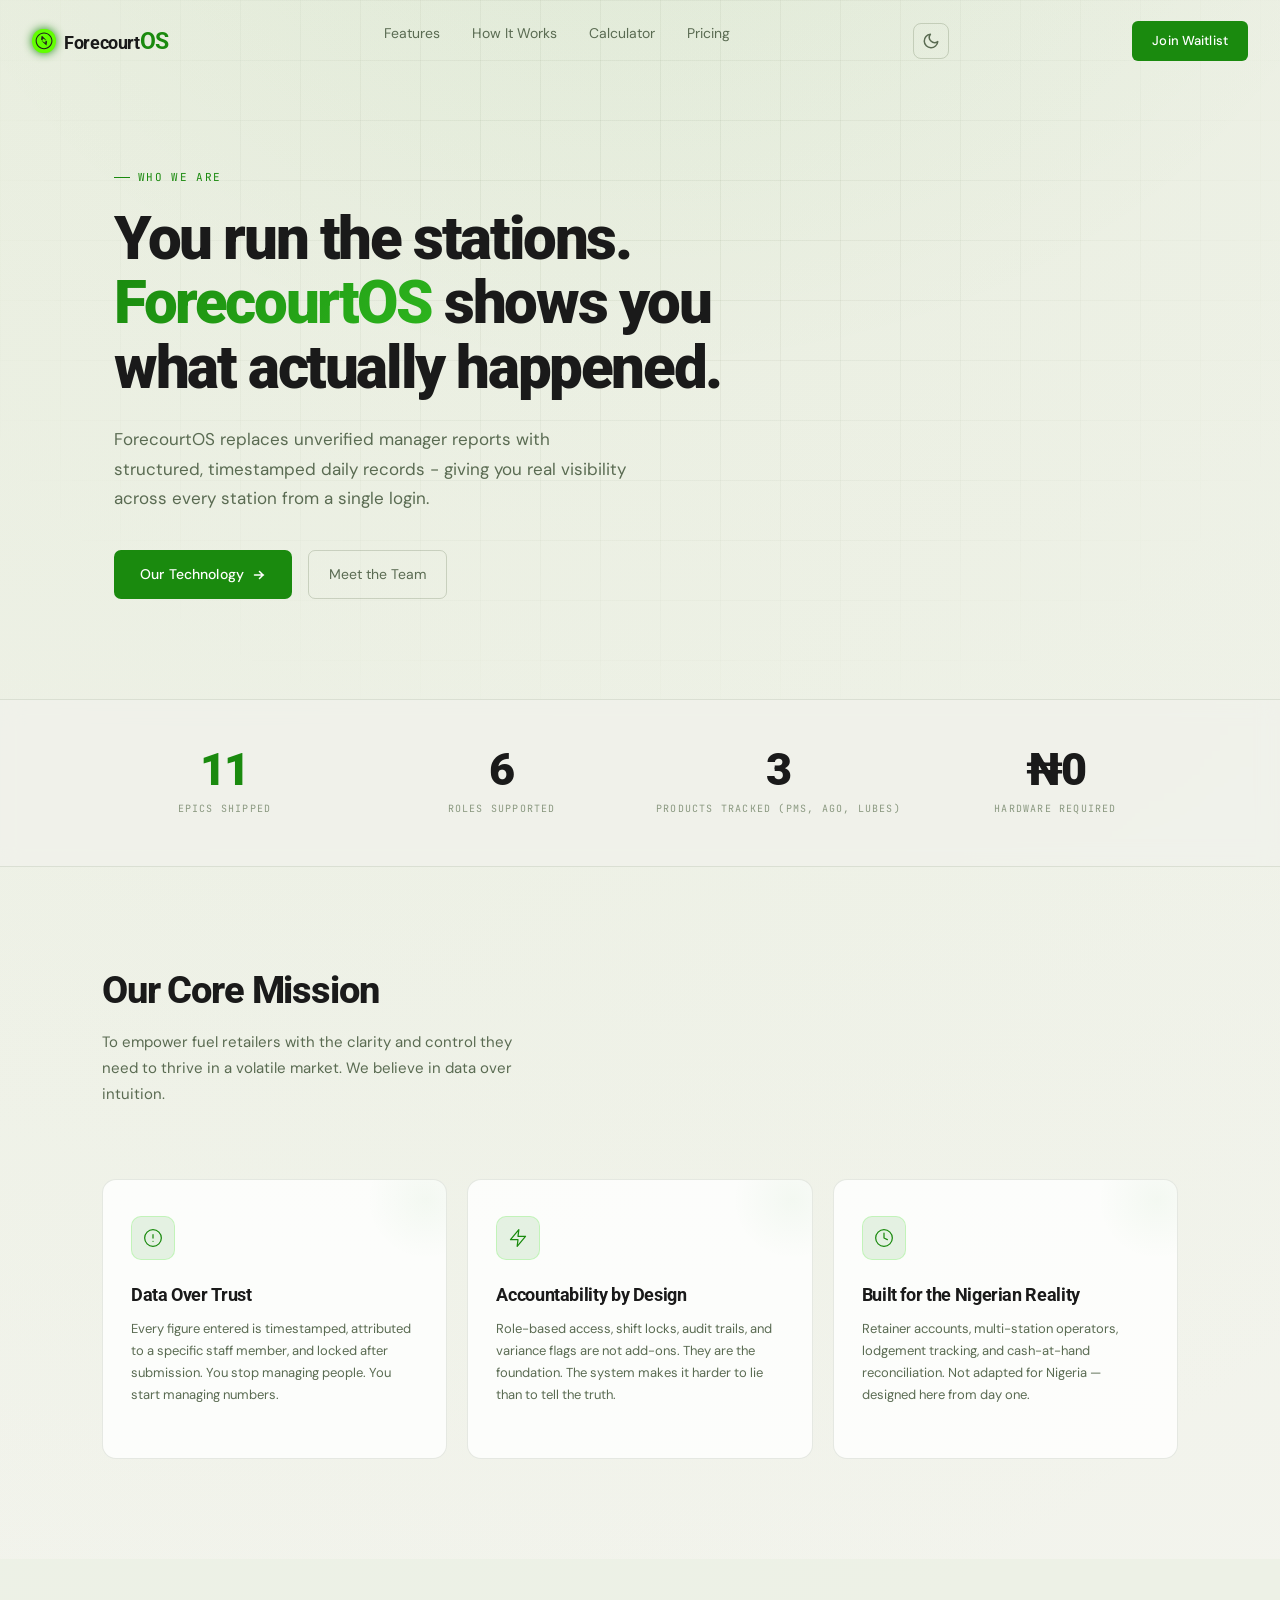
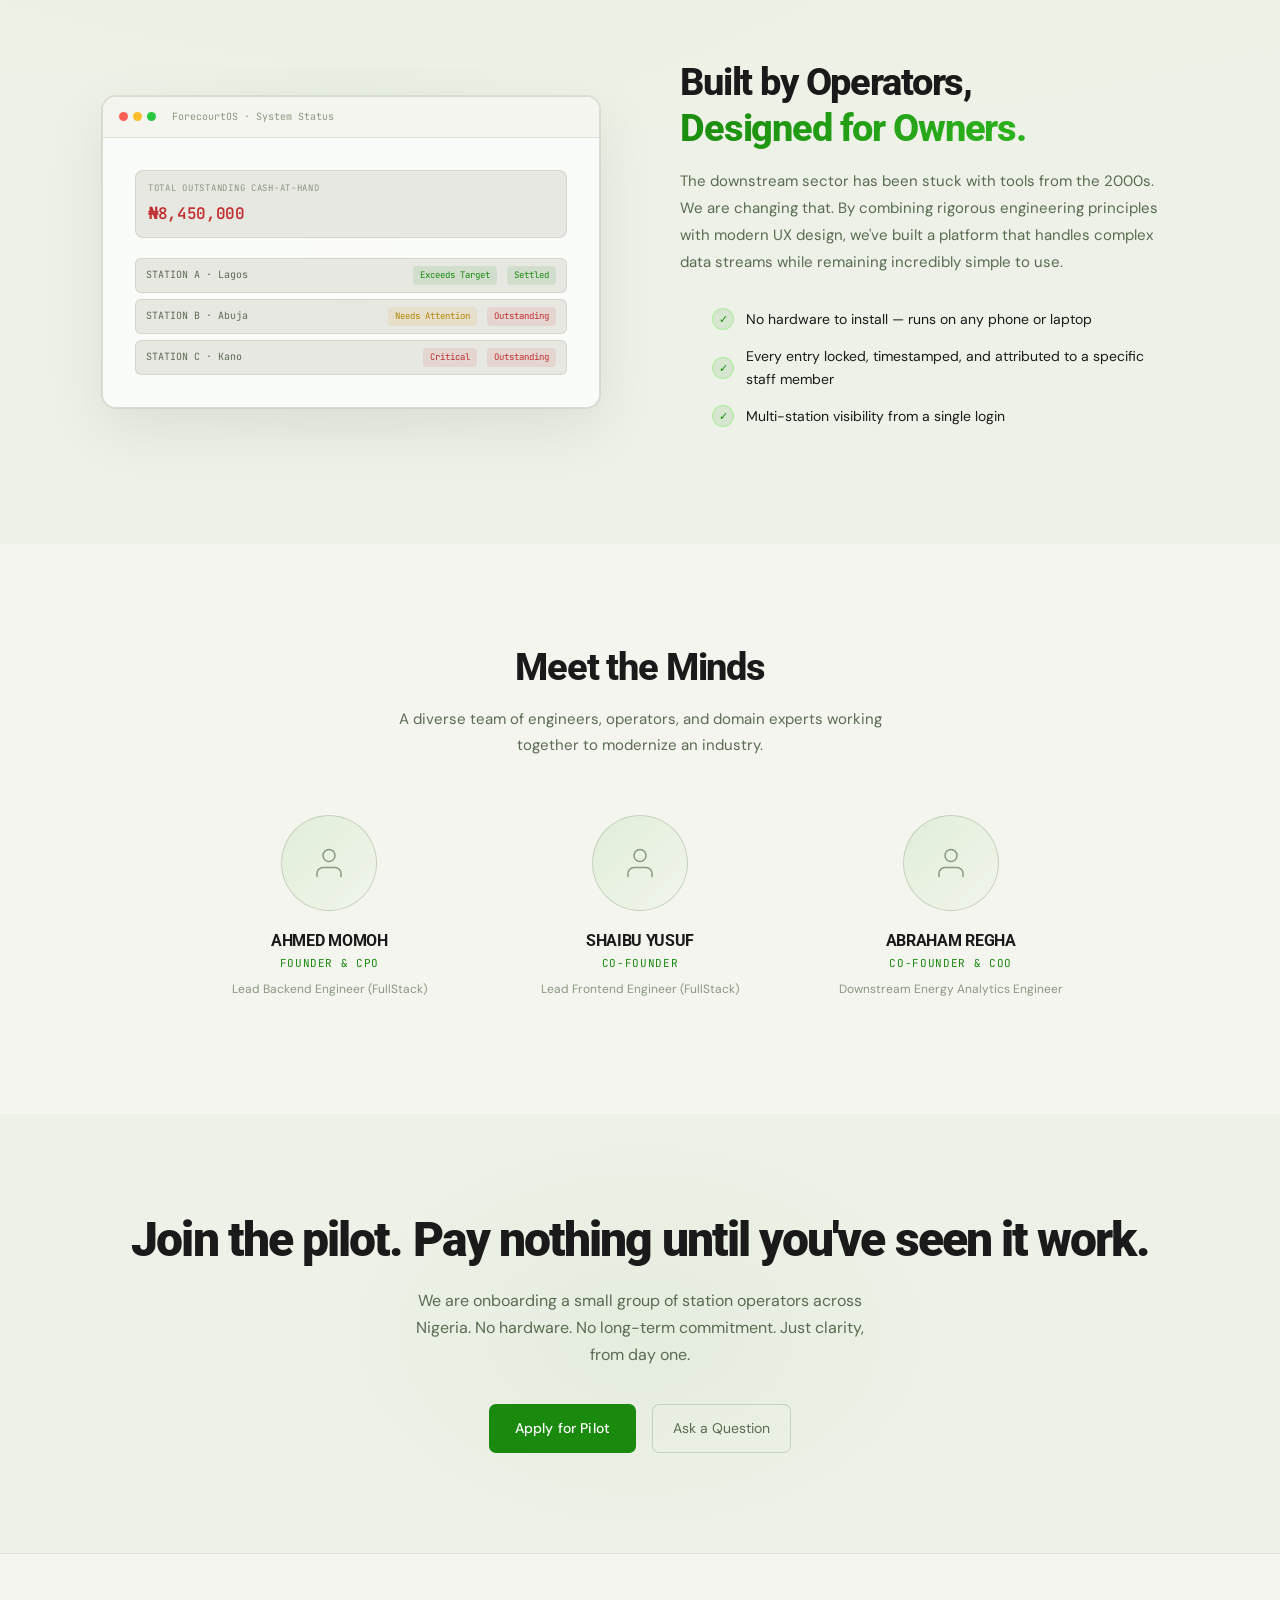
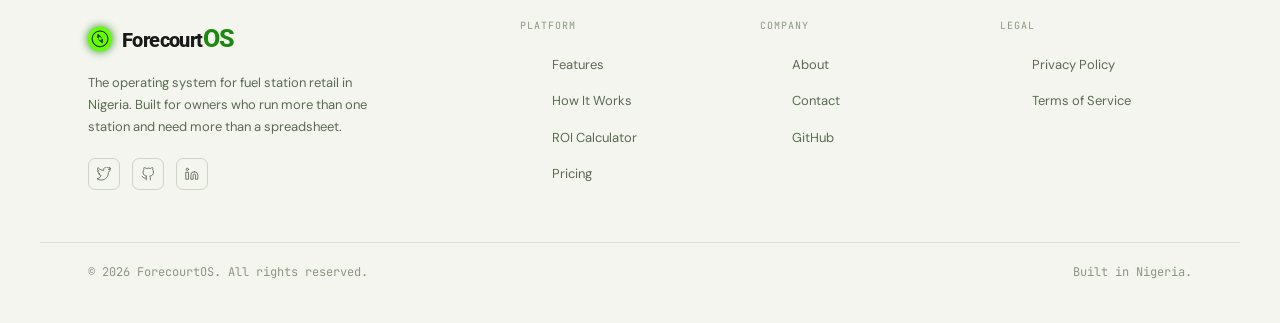
<file: about.html>
<!doctype html>
<html lang="en">
  <head>
    <meta charset="UTF-8" />
    <meta name="viewport" content="width=device-width, initial-scale=1.0" />
    <title>ForecourtOS | The Team Behind the Platform</title>
    <meta
      name="title"
      content="ForecourtOS | The Team Behind the Platform"
    />
    <meta
      name="description"
      content="ForecourtOS is reimagining downstream fuel operations in Nigeria. Meet the team, understand our mission, and learn why we're building the operating system for station owners."
    />
    <!-- SEO tags -->
    <meta
      name="keywords"
      content="about ForecourtOS, fuel station technology Nigeria, downstream operations, forecourt management team, fuel retail innovation"
    />
    <!-- Facebook -->
    <meta property="og:type" content="website" />
    <meta property="og:url" content="https://forecourtos.com/about" />
    <meta
      property="og:title"
      content="ForecourtOS: Reimagining Downstream Operations"
    />
    <meta
      property="og:description"
      content="Meet the team building the operating system for fuel station owners in Nigeria."
    />
    <meta
      property="og:image"
      content="https://forecourtos.com/assets/og-preview-mark-ii.png"
    />

    <!-- Twitter -->
    <meta property="twitter:card" content="summary_large_image" />
    <meta property="twitter:url" content="https://forecourtos.com/about" />
    <meta
      property="twitter:title"
      content="ForecourtOS: Reimagining Downstream Operations"
    />
    <meta
      property="twitter:description"
      content="Meet the team building the operating system for fuel station owners in Nigeria."
    />
    <meta
      property="twitter:image"
      content="https://forecourtos.com/assets/og-preview-mark-ii.png"
    />

    <!-- Favicon & Identity -->
    <link
      rel="icon"
      type="image/svg+xml"
      href="/assets/FORECOURTOS-ICON.svg"
    />
    <link rel="apple-touch-icon" href="/assets/FORECOURTOS-ICON.svg" />
    <link rel="manifest" href="/site.webmanifest" />
    <meta name="theme-color" content="#39FF14" />

    <!-- Resource Hints -->
    <link rel="dns-prefetch" href="https://fonts.googleapis.com" />
    <link rel="dns-prefetch" href="https://fonts.gstatic.com" />
    <link rel="dns-prefetch" href="https://cdn.jsdelivr.net" />
    <link rel="dns-prefetch" href="https://code.jquery.com" />

    <link rel="preconnect" href="https://fonts.googleapis.com" />
    <link rel="preconnect" href="https://fonts.gstatic.com" crossorigin />
    <link rel="preconnect" href="https://cdn.jsdelivr.net" crossorigin />
    <link rel="preconnect" href="https://code.jquery.com" crossorigin />

    <!-- Fonts -->
    <link
      href="https://fonts.googleapis.com/css2?family=Roboto:wght@400;500;700;900&family=DM+Sans:ital,wght@0,300;0,400;0,500;1,300&family=JetBrains+Mono:wght@400;600&display=swap"
      rel="stylesheet"
    />

    <!-- Bootstrap 5 -->
    <link
      href="https://cdn.jsdelivr.net/npm/bootstrap@5.3.0/dist/css/bootstrap.min.css"
      rel="stylesheet"
    />

    <link rel="stylesheet" href="/css/styles.css" />
    <link rel="stylesheet" href="/css/about.css" />
    <script src="/js/theme.js"></script>
  </head>
  <body>
    <!-- ═══════════════════════════════════════════════
     MOBILE MENU
═══════════════════════════════════════════════ -->
    <div class="mobile-menu" id="mobile-menu">
      <a href="index.html#features" class="mobile-link">Features</a>
      <a href="index.html#how-it-works" class="mobile-link">How It Works</a>
      <a href="index.html#calculator" class="mobile-link">Calculator</a>
      <a href="index.html#pricing" class="mobile-link">Pricing</a>
      <a href="index.html#waitlist" class="mobile-link text-accent"
        >Join Waitlist</a
      >
    </div>

    <!-- ═══════════════════════════════════════════════
     NAVBAR
═══════════════════════════════════════════════ -->
    <nav id="main-nav">
      <div class="nav-inner">
        <a href="index.html" class="nav-logo" style="text-decoration: none">
          <img
            src="/assets/FORECOURTOS-ICON.svg"
            alt="brand logo"
            class="nav-logo-icon"
          />
          <span>Forecourt<span class="logo-os-accent">OS</span></span>
        </a>
        <ul class="nav-links">
          <li><a href="index.html#features">Features</a></li>
          <li><a href="index.html#how-it-works">How It Works</a></li>
          <li><a href="index.html#calculator">Calculator</a></li>
          <li><a href="index.html#pricing">Pricing</a></li>
        </ul>
        <button class="theme-toggle" id="theme-toggle" aria-label="Toggle light mode">
          <svg class="theme-icon-sun" viewBox="0 0 24 24" fill="none" stroke="currentColor" stroke-width="2" stroke-linecap="round" stroke-linejoin="round"><circle cx="12" cy="12" r="5"/><line x1="12" y1="1" x2="12" y2="3"/><line x1="12" y1="21" x2="12" y2="23"/><line x1="4.22" y1="4.22" x2="5.64" y2="5.64"/><line x1="18.36" y1="18.36" x2="19.78" y2="19.78"/><line x1="1" y1="12" x2="3" y2="12"/><line x1="21" y1="12" x2="23" y2="12"/><line x1="4.22" y1="19.78" x2="5.64" y2="18.36"/><line x1="18.36" y1="5.64" x2="19.78" y2="4.22"/></svg>
          <svg class="theme-icon-moon" viewBox="0 0 24 24" fill="none" stroke="currentColor" stroke-width="2" stroke-linecap="round" stroke-linejoin="round"><path d="M21 12.79A9 9 0 1 1 11.21 3 7 7 0 0 0 21 12.79z"/></svg>
        </button>
        <a
          href="index.html#waitlist"
          class="nav-cta"
          style="text-decoration: none"
          >Join Waitlist</a
        >
        <button class="hamburger" id="hamburger" aria-label="Menu">
          <span></span><span></span><span></span>
        </button>
      </div>
    </nav>

    <!-- ═══════════════════════════════════════════════
     ABOUT HERO
═══════════════════════════════════════════════ -->
    <section id="about-hero">
      <div class="about-hero-bg">
        <div class="about-hero-radial"></div>
        <div class="about-hero-grid"></div>
      </div>
      <div class="about-hero-inner">
        <div class="section-label fade-up">Who We Are</div>
        <h1 class="about-hero-h1 fade-up">
          You run the stations.
          <span class="text-gradient">ForecourtOS</span> shows you what actually happened.
        </h1>
        <p class="about-hero-sub fade-up delay-1">
          ForecourtOS replaces unverified manager reports with structured, timestamped daily records - giving you real visibility across every station from a single login.
        </p>
        <div class="about-hero-actions fade-up delay-2">
          <a href="index.html#features" class="btn-primary">
            Our Technology
            <svg width="14" height="14" viewBox="0 0 14 14" fill="none">
              <path
                d="M2.5 7h9M7.5 3.5L11 7l-3.5 3.5"
                stroke="currentColor"
                stroke-width="1.5"
                stroke-linecap="round"
                stroke-linejoin="round"
              />
            </svg>
          </a>
          <a href="#team" class="btn-ghost">Meet the Team</a>
        </div>
      </div>
    </section>

    <!-- ═══════════════════════════════════════════════
     STATS BAR
═══════════════════════════════════════════════ -->
    <section class="about-stats">
      <div class="container container-wide">
        <div class="stats-grid fade-up">
          <div class="stat-item">
            <div class="stat-value neon">11</div>
            <div class="stat-label">Epics Shipped</div>
          </div>
          <div class="stat-item">
            <div class="stat-value">6</div>
            <div class="stat-label">Roles Supported</div>
          </div>
          <div class="stat-item">
            <div class="stat-value">3</div>
            <div class="stat-label">Products Tracked (PMS, AGO, Lubes)</div>
          </div>
          <div class="stat-item">
            <div class="stat-value">₦0</div>
            <div class="stat-label">Hardware Required</div>
          </div>
        </div>
      </div>
    </section>

    <!-- ═══════════════════════════════════════════════
     CORE MISSION
═══════════════════════════════════════════════ -->
    <section id="mission" class="section-pad">
      <div class="container container-wide">
        <div class="mission-header fade-up">
          <div>
            <h2 class="section-h2">Our Core Mission</h2>
            <p class="mission-intro">
              To empower fuel retailers with the clarity and control they need
              to thrive in a volatile market. We believe in data over intuition.
            </p>
          </div>

        </div>
        <div class="values-grid">
          <div class="value-card fade-up">
            <div class="value-icon">
              <svg
                viewBox="0 0 24 24"
                fill="none"
                stroke="currentColor"
                stroke-width="1.5"
                stroke-linecap="round"
                stroke-linejoin="round"
              >
                <circle cx="12" cy="12" r="10" />
                <line x1="12" y1="8" x2="12" y2="12" />
                <line x1="12" y1="16" x2="12.01" y2="16" />
              </svg>
            </div>
            <h3 class="value-title">Data Over Trust</h3>
            <p class="value-desc">
              Every figure entered is timestamped, attributed to a specific staff member, and locked after submission. You stop managing people. You start managing numbers.
            </p>
          </div>
          <div class="value-card fade-up delay-1">
            <div class="value-icon">
              <svg
                viewBox="0 0 24 24"
                fill="none"
                stroke="currentColor"
                stroke-width="1.5"
                stroke-linecap="round"
                stroke-linejoin="round"
              >
                <polygon points="13 2 3 14 12 14 11 22 21 10 12 10 13 2" />
              </svg>
            </div>
            <h3 class="value-title">Accountability by Design</h3>
            <p class="value-desc">
              Role-based access, shift locks, audit trails, and variance flags are not add-ons. They are the foundation. The system makes it harder to lie than to tell the truth.
            </p>
          </div>
          <div class="value-card fade-up delay-2">
            <div class="value-icon">
              <svg
                viewBox="0 0 24 24"
                fill="none"
                stroke="currentColor"
                stroke-width="1.5"
                stroke-linecap="round"
                stroke-linejoin="round"
              >
                <circle cx="12" cy="12" r="10" />
                <path d="M12 6v6l4 2" />
              </svg>
            </div>
            <h3 class="value-title">Built for the Nigerian Reality</h3>
            <p class="value-desc">
              Retainer accounts, multi-station operators, lodgement tracking, and cash-at-hand reconciliation. Not adapted for Nigeria — designed here from day one.
            </p>
          </div>
        </div>
      </div>
    </section>

    <!-- ═══════════════════════════════════════════════
     BUILT BY OPERATORS
═══════════════════════════════════════════════ -->
    <section id="built-for" class="section-pad bg-surface">
      <div class="container container-wide">
        <div class="built-grid">
          <div class="built-visual fade-up">
            <div class="built-mockup-glow"></div>
            <div class="built-mockup">
              <div class="db-titlebar">
                <div class="db-dots">
                  <div class="db-dot db-dot-r"></div>
                  <div class="db-dot db-dot-y"></div>
                  <div class="db-dot db-dot-g"></div>
                </div>
                <span class="db-title">ForecourtOS · System Status</span>
              </div>
              <div class="built-mockup-body">
                <div class="db-metric" style="margin-bottom: 20px;">
                  <div class="db-metric-label">Total Outstanding Cash-at-Hand</div>
                  <div class="db-metric-value text-error">₦8,450,000</div>
                </div>
                <div class="db-stations">
                  <div class="db-station-row">
                    <span class="db-station-name">STATION A · Lagos</span>
                    <span class="db-station-badge badge-green">Exceeds Target</span>
                    <span class="db-station-badge badge-green">Settled</span>
                  </div>
                  <div class="db-station-row">
                    <span class="db-station-name">STATION B · Abuja</span>
                    <span class="db-station-badge badge-yellow">Needs Attention</span>
                    <span class="db-station-badge badge-red">Outstanding</span>
                  </div>
                  <div class="db-station-row">
                    <span class="db-station-name">STATION C · Kano</span>
                    <span class="db-station-badge badge-red">Critical</span>
                    <span class="db-station-badge badge-red">Outstanding</span>
                  </div>
                </div>
              </div>
            </div>
          </div>
          <div class="built-copy fade-up delay-1">
            <h2 class="section-h2">
              Built by Operators,<br />
              <span class="text-gradient">Designed for Owners.</span>
            </h2>
            <p class="built-desc">
              The downstream sector has been stuck with tools from the 2000s. We
              are changing that. By combining rigorous engineering principles
              with modern UX design, we've built a platform that handles complex
              data streams while remaining incredibly simple to use.
            </p>
            <ul class="built-checks">
              <li>
                <span class="built-check-icon">✓</span>
                No hardware to install — runs on any phone or laptop
              </li>
              <li>
                <span class="built-check-icon">✓</span>
                Every entry locked, timestamped, and attributed to a specific staff member
              </li>
              <li>
                <span class="built-check-icon">✓</span>
                Multi-station visibility from a single login
              </li>
            </ul>
          </div>
        </div>
      </div>
    </section>

    <!-- ═══════════════════════════════════════════════
     TEAM
═══════════════════════════════════════════════ -->
    <section id="team" class="section-pad">
      <div class="container container-wide text-center">
        <h2 class="section-h2 fade-up">Meet the Minds</h2>
        <p
          class="section-intro centered fade-up delay-1"
          style="margin-bottom: 56px"
        >
          A diverse team of engineers, operators, and domain experts working
          together to modernize an industry.
        </p>
        <div class="team-grid">
          <div class="team-member fade-up">
            <div class="team-avatar">
              <div class="team-avatar-placeholder">
                <svg
                  viewBox="0 0 24 24"
                  fill="none"
                  stroke="currentColor"
                  stroke-width="1"
                  stroke-linecap="round"
                  stroke-linejoin="round"
                >
                  <path d="M20 21v-2a4 4 0 0 0-4-4H8a4 4 0 0 0-4 4v2" />
                  <circle cx="12" cy="7" r="4" />
                </svg>
              </div>
            </div>
            <h4 class="team-name">AHMED MOMOH</h4>
            <div class="team-role">Founder & CPO</div>
            <p class="team-bio">
              Lead Backend Engineer (FullStack)
            </p>
          </div>
          <div class="team-member fade-up delay-1">
            <div class="team-avatar">
              <div class="team-avatar-placeholder">
                <svg
                  viewBox="0 0 24 24"
                  fill="none"
                  stroke="currentColor"
                  stroke-width="1"
                  stroke-linecap="round"
                  stroke-linejoin="round"
                >
                  <path d="M20 21v-2a4 4 0 0 0-4-4H8a4 4 0 0 0-4 4v2" />
                  <circle cx="12" cy="7" r="4" />
                </svg>
              </div>
            </div>
            <h4 class="team-name">SHAIBU YUSUF</h4>
            <div class="team-role">CO-FOUNDER</div>
            <p class="team-bio">
              Lead Frontend Engineer (FullStack)
            </p>
          </div>
          <div class="team-member fade-up delay-2">
            <div class="team-avatar">
              <div class="team-avatar-placeholder">
                <svg
                  viewBox="0 0 24 24"
                  fill="none"
                  stroke="currentColor"
                  stroke-width="1"
                  stroke-linecap="round"
                  stroke-linejoin="round"
                >
                  <path d="M20 21v-2a4 4 0 0 0-4-4H8a4 4 0 0 0-4 4v2" />
                  <circle cx="12" cy="7" r="4" />
                </svg>
              </div>
            </div>
            <h4 class="team-name">ABRAHAM REGHA</h4>
            <div class="team-role">CO-FOUNDER & COO</div>
            <p class="team-bio">Downstream Energy Analytics Engineer</p>
          </div>

        </div>
      </div>
    </section>

    <!-- ═══════════════════════════════════════════════
     CTA
═══════════════════════════════════════════════ -->
    <section id="about-cta" class="section-pad bg-surface">
      <div class="container text-center">
        <div class="about-cta-glow"></div>
        <h2 class="about-cta-h2 fade-up">
          Join the pilot. Pay nothing until you've seen it work.
        </h2>
        <p class="about-cta-sub fade-up delay-1">
          We are onboarding a small group of station operators across Nigeria. No hardware. No long-term commitment. Just clarity, from day one.
        </p>
        <div class="about-cta-actions fade-up delay-2">
          <a href="index.html#waitlist" class="btn-primary">
            Apply for Pilot
          </a>
          <a href="mailto:forecourtos@gmail.com" class="btn-ghost"> Ask a Question </a>
        </div>
      </div>
    </section>

    <!-- ═══════════════════════════════════════════════
     FOOTER
═══════════════════════════════════════════════ -->
    <footer>
      <div class="footer-inner">
        <div>
          <div class="footer-brand-name">
            <img
              src="/assets/FORECOURTOS-ICON.svg"
              alt="brand logo"
              srcset=""
              class="nav-logo-icon"
            />
            <span>Forecourt<span class="logo-os-accent">OS</span></span>
          </div>
          <p class="footer-brand-desc">
            The operating system for fuel station retail in Nigeria. Built for
            owners who run more than one station and need more than a
            spreadsheet.
          </p>
          <div class="footer-socials">
            <a href="#" class="footer-social" aria-label="Twitter">
              <svg
                width="14"
                height="14"
                viewBox="0 0 24 24"
                fill="none"
                stroke="currentColor"
                stroke-width="1.5"
                stroke-linecap="round"
                stroke-linejoin="round"
              >
                <path
                  d="M23 3a10.9 10.9 0 0 1-3.14 1.53A4.48 4.48 0 0 0 22.07.36a9 9 0 0 1-2.88 1.1A4.52 4.52 0 0 0 16.11 0C13.51 0 11.4 2.11 11.4 4.71c0 .37.04.72.11 1.06C7.55 5.59 4.08 3.7 1.64 0.85a4.73 4.73 0 0 0-.61 2.37c0 1.63.83 3.07 2.1 3.91a4.49 4.49 0 0 1-2.05-.57v.06c0 2.28 1.62 4.18 3.77 4.61a4.54 4.54 0 0 1-2.04.08 4.52 4.52 0 0 0 4.22 3.14A9.06 9.06 0 0 1 0 20.29a12.78 12.78 0 0 0 6.92 2.03c8.3 0 12.84-6.88 12.84-12.85 0-.19 0-.38-.01-.57A9.18 9.18 0 0 0 23 3z"
                />
              </svg>
            </a>
            <a
              href="https://github.com/ForecourtOS"
              class="footer-social"
              aria-label="GitHub"
            >
              <svg
                width="14"
                height="14"
                viewBox="0 0 24 24"
                fill="none"
                stroke="currentColor"
                stroke-width="1.5"
                stroke-linecap="round"
                stroke-linejoin="round"
              >
                <path
                  d="M9 19c-5 1.5-5-2.5-7-3m14 6v-3.87a3.37 3.37 0 0 0-.94-2.61c3.14-.35 6.44-1.54 6.44-7A5.44 5.44 0 0 0 20 4.77 5.07 5.07 0 0 0 19.91 1S18.73.65 16 2.48a13.38 13.38 0 0 0-7 0C6.27.65 5.09 1 5.09 1A5.07 5.07 0 0 0 5 4.77a5.44 5.44 0 0 0-1.5 3.78c0 5.42 3.3 6.61 6.44 7A3.37 3.37 0 0 0 9 18.13V22"
                />
              </svg>
            </a>
            <a href="#" class="footer-social" aria-label="LinkedIn">
              <svg
                width="14"
                height="14"
                viewBox="0 0 24 24"
                fill="none"
                stroke="currentColor"
                stroke-width="1.5"
                stroke-linecap="round"
                stroke-linejoin="round"
              >
                <path
                  d="M16 8a6 6 0 0 1 6 6v7h-4v-7a2 2 0 0 0-2-2 2 2 0 0 0-2 2v7h-4v-7a6 6 0 0 1 6-6z"
                />
                <rect x="2" y="9" width="4" height="12" />
                <circle cx="4" cy="4" r="2" />
              </svg>
            </a>
          </div>
        </div>
        <div>
          <div class="footer-col-title">Platform</div>
          <ul class="footer-links">
            <li><a href="index.html#features">Features</a></li>
            <li><a href="index.html#how-it-works">How It Works</a></li>
            <li><a href="index.html#calculator">ROI Calculator</a></li>
            <li><a href="index.html#pricing">Pricing</a></li>
          </ul>
        </div>
        <div>
          <div class="footer-col-title">Company</div>
          <ul class="footer-links">
            <li><a href="about.html" class="text-accent">About</a></li>
            <li><a href="#">Contact</a></li>
            <li><a href="https://github.com/ForecourtOS">GitHub</a></li>
          </ul>
        </div>
        <div>
          <div class="footer-col-title">Legal</div>
          <ul class="footer-links">
            <li><a href="#">Privacy Policy</a></li>
            <li><a href="#">Terms of Service</a></li>
          </ul>
        </div>
      </div>
      <div class="footer-bottom">
        <span class="footer-copy"
          >© 2026 ForecourtOS. All rights reserved.</span
        >
        <span class="footer-made">Built in Nigeria.</span>
      </div>
    </footer>

    <!-- ═══════════════════════════════════════════════
     SCRIPTS
═══════════════════════════════════════════════ -->
    <script src="https://code.jquery.com/jquery-3.7.1.min.js" defer></script>
    <script
      src="https://cdn.jsdelivr.net/npm/bootstrap@5.3.0/dist/js/bootstrap.bundle.min.js"
      defer
    ></script>
    <script src="/js/about.js" defer></script>
  </body>
</html>
</file>
<file: css/styles.css>
/* ─── TOKENS ─────────────────────────────────────────── */
:root {
  --bg: #161c0d; /* Deep Metallic Olive Base */
  --surface: rgba(45, 60, 25, 0.65); /* Glossy Surface */
  --surface-2: #111; /* Locked*/
  --border: rgba(150, 180, 100, 0.15); /* Metallic Highlight */
  --border-m: rgba(150, 180, 100, 0.25);
  --neon: #39ff14;
  --neon-dim: rgba(57, 255, 20, 0.12);
  --neon-glow: rgba(57, 255, 20, 0.4);
  --text: #fdfdfd;
  --muted: #a3b89b; /* Readable Grey-Green */
  --muted-2: #6a7a5f;
  --font-display: "Roboto", sans-serif;
  --font-body: "DM Sans", sans-serif;
  --font-mono: "JetBrains Mono", monospace;
}

/* ─── LIGHT MODE TOKENS ──────────────────────────────── */
[data-theme="light"] {
  --bg: #f5f5f0;
  --surface: rgba(230, 235, 220, 0.75);
  --surface-2: #e8e8e3;
  --border: rgba(60, 80, 40, 0.12);
  --border-m: rgba(60, 80, 40, 0.2);
  --neon: #1a8a0e;
  --neon-dim: rgba(26, 138, 14, 0.1);
  --neon-glow: rgba(26, 138, 14, 0.25);
  --text: #1a1a1a;
  --muted: #5a6b52;
  --muted-2: #8a9880;
}

/* ─── LIGHT MODE — Body & Backgrounds ────────────────── */
[data-theme="light"] body {
  background:
    radial-gradient(circle at 50% -20%, rgba(200, 220, 180, 0.25) 0%, transparent 70%),
    radial-gradient(circle at 0% 0%, rgba(210, 225, 190, 0.15) 0%, transparent 50%),
    var(--bg);
}

/* ─── LIGHT MODE — Text Gradient ─────────────────────── */
[data-theme="light"] .text-gradient {
  background: linear-gradient(135deg, #1a8a0e 0%, #2db51e 100%);
  -webkit-background-clip: text;
  -webkit-text-fill-color: transparent;
  background-clip: text;
}

/* ─── LIGHT MODE — Navbar ────────────────────────────── */
[data-theme="light"] #main-nav.scrolled {
  background: rgba(245, 245, 240, 0.92);
}
[data-theme="light"] .nav-cta {
  color: #fff;
}
[data-theme="light"] .btn-ghost:hover {
  border-color: rgba(0, 0, 0, 0.2);
}

/* ─── LIGHT MODE — Mobile Menu ───────────────────────── */
[data-theme="light"] .mobile-menu {
  background: rgba(245, 245, 240, 0.98);
}

/* ─── LIGHT MODE — Hero ──────────────────────────────── */
[data-theme="light"] .hero-radial {
  background: radial-gradient(ellipse, rgba(26, 138, 14, 0.06) 0%, transparent 65%);
}
[data-theme="light"] .btn-primary {
  color: #fff;
}
[data-theme="light"] .btn-primary:hover {
  color: #fff;
  box-shadow: 0 8px 32px rgba(26, 138, 14, 0.2);
}

/* ─── LIGHT MODE — Dashboard Mockup ──────────────────── */
[data-theme="light"] .dashboard {
  background: rgba(255, 255, 255, 0.95);
  box-shadow:
    0 0 0 1px rgba(26, 138, 14, 0.08),
    0 40px 80px rgba(0, 0, 0, 0.1);
}
[data-theme="light"] .db-titlebar {
  background: rgba(245, 245, 240, 0.95);
}
[data-theme="light"] .db-metric {
  background: var(--surface-2);
}
[data-theme="light"] .db-chart-area {
  background: rgba(245, 245, 240, 0.8);
}
[data-theme="light"] .db-bar {
  background: rgba(26, 138, 14, 0.15);
}
[data-theme="light"] .db-bar:hover {
  background: rgba(26, 138, 14, 0.28);
}
[data-theme="light"] .db-bar.active {
  box-shadow: 0 0 12px rgba(26, 138, 14, 0.3);
}
[data-theme="light"] .db-station-row {
  background: var(--surface-2);
}
[data-theme="light"] .db-station-bar-wrap {
  background: rgba(0, 0, 0, 0.06);
}
[data-theme="light"] .db-status-badge {
  background: rgba(26, 138, 14, 0.08);
  border-color: rgba(26, 138, 14, 0.18);
}
[data-theme="light"] .db-chart-tag {
  background: rgba(26, 138, 14, 0.1);
}
[data-theme="light"] .badge-green {
  background: rgba(26, 138, 14, 0.1);
}
[data-theme="light"] .badge-yellow {
  background: rgba(200, 150, 0, 0.1);
  color: #b38600;
}
[data-theme="light"] .badge-red {
  background: rgba(200, 50, 50, 0.1);
  color: #c03030;
}
[data-theme="light"] .ticker-item .val {
  text-shadow: none;
}
[data-theme="light"] .ticker-item .dn {
  color: #c03030;
}
[data-theme="light"] .ticker-item .warning {
  color: #b38600;
}

/* ─── LIGHT MODE — Pulse Bar ─────────────────────────── */
[data-theme="light"] .pulse-bar {
  background: #eeeee8;
}

/* ─── LIGHT MODE — Founder Quote ─────────────────────── */
[data-theme="light"] .founder-blockquote::before {
  color: rgba(26, 138, 14, 0.15);
}

/* ─── LIGHT MODE — Features Grid ─────────────────────── */
[data-theme="light"] .feature-cell {
  background: var(--bg);
}
[data-theme="light"] .feature-cell:hover {
  background: rgba(230, 240, 220, 0.6);
}
[data-theme="light"] .feature-cell::before {
  background: linear-gradient(90deg, transparent, rgba(26, 138, 14, 0.08), transparent);
}

/* ─── LIGHT MODE — How It Works ──────────────────────── */
[data-theme="light"] .hiw-proof-strip {
  box-shadow: 0 20px 50px rgba(0, 0, 0, 0.1);
}
[data-theme="light"] .hiw-benefit {
  background: rgba(26, 138, 14, 0.04);
}
[data-theme="light"] .hiw-num {
  background: var(--surface);
}
[data-theme="light"] .hiw-num::before {
  background: var(--bg);
}

/* ─── LIGHT MODE — Calculator ────────────────────────── */
[data-theme="light"] .calc-card {
  background: rgba(255, 255, 255, 0.85);
}
[data-theme="light"] .calc-card::before {
  background: radial-gradient(ellipse, rgba(26, 138, 14, 0.04) 0%, transparent 70%);
}
[data-theme="light"] .calc-metric {
  background: rgba(245, 245, 240, 0.9);
}
[data-theme="light"] .toggle-pill {
  background: var(--surface-2);
}
[data-theme="light"] .toggle-opt.active {
  color: #fff;
}

/* ─── LIGHT MODE — Waitlist ──────────────────────────── */
[data-theme="light"] #waitlist::before {
  background: radial-gradient(ellipse, rgba(26, 138, 14, 0.04) 0%, transparent 70%);
}
[data-theme="light"] .waitlist-card {
  background: rgba(255, 255, 255, 0.9);
}
[data-theme="light"] .wl-form input,
[data-theme="light"] .wl-form select {
  background: rgba(245, 245, 240, 0.8);
}
[data-theme="light"] .form-control-dark {
  background: var(--surface-2);
}
[data-theme="light"] .form-control-dark option {
  background: #f5f5f0;
}

/* ─── LIGHT MODE — Pricing ───────────────────────────── */
[data-theme="light"] .pricing-card {
  background: rgba(255, 255, 255, 0.8);
}
[data-theme="light"] .pricing-card.featured {
  background: rgba(240, 250, 235, 0.85);
  border-color: rgba(26, 138, 14, 0.25);
}
[data-theme="light"] .pricing-card.featured:hover {
  border-color: rgba(26, 138, 14, 0.4);
}
[data-theme="light"] .pricing-badge {
  color: #fff;
}
[data-theme="light"] .pricing-cta.featured-cta {
  color: #fff;
}
[data-theme="light"] .pricing-cta.featured-cta:hover {
  box-shadow: 0 4px 20px rgba(26, 138, 14, 0.2);
}

/* ─── LIGHT MODE — Utilities ─────────────────────────── */
[data-theme="light"] .text-warning {
  color: #b38600;
}
[data-theme="light"] .text-error {
  color: #c03030;
}
[data-theme="light"] .bg-surface {
  background: rgba(235, 240, 228, 0.75) !important;
}
[data-theme="light"] .mockup-glow {
  background: radial-gradient(ellipse at 50% 50%, rgba(26, 138, 14, 0.05) 0%, transparent 70%);
}

/* ─── THEME TOGGLE BUTTON ────────────────────────────── */
.theme-toggle {
  background: none;
  border: 1px solid var(--border-m);
  border-radius: 8px;
  padding: 6px;
  cursor: pointer;
  color: var(--muted);
  display: flex;
  align-items: center;
  justify-content: center;
  width: 36px;
  height: 36px;
  transition: border-color 0.2s, color 0.2s;
  flex-shrink: 0;
}
.theme-toggle:hover {
  border-color: var(--neon);
  color: var(--neon);
}
.theme-icon-sun,
.theme-icon-moon {
  width: 18px;
  height: 18px;
}
/* Dark mode: show sun icon to switch to light */
.theme-icon-moon { display: none; }
/* Light mode: show moon icon to switch to dark */
[data-theme="light"] .theme-icon-sun { display: none; }
[data-theme="light"] .theme-icon-moon { display: block; }

/* ─── RESET ───────────────────────────────────────────── */
*,
*::before,
*::after {
  box-sizing: border-box;
  margin: 0;
  padding: 0;
}
html {
  scroll-behavior: smooth;
}
body {
  background:
    radial-gradient(circle at 50% -20%, #2d381c 0%, transparent 70%),
    /* Center Gloss */
    radial-gradient(circle at 0% 0%, #1a230d 0%, transparent 50%),
    /* Side Sheen */ var(--bg); /* Deep Base */
  background-attachment: fixed;
  color: var(--text);
  font-family: var(--font-body);
  font-size: 16px;
  line-height: 1.65;
  -webkit-font-smoothing: antialiased;
  overflow-x: hidden;
}
a {
  color: inherit;
  text-decoration: none;
}
img {
  display: block;
  max-width: 100%;
}

/* ─── TYPOGRAPHY ──────────────────────────────────────── */
.font-display {
  font-family: var(--font-display);
}
.font-mono {
  font-family: var(--font-mono);
}
.text-neon {
  color: var(--neon);
}
.text-muted-c {
  color: var(--muted);
}

.text-gradient {
  background: linear-gradient(135deg, var(--neon) 0%, #a8ff78 100%);
  -webkit-background-clip: text;
  -webkit-text-fill-color: transparent;
  background-clip: text;
}

/* ─── LAYOUT ──────────────────────────────────────────── */
.section-pad {
  padding: 100px 0;
}
.section-pad-sm {
  padding: 72px 0;
}
.container-tight {
  max-width: 760px;
  margin: 0 auto;
  padding: 0 24px;
}

.section-label {
  display: inline-flex;
  align-items: center;
  gap: 8px;
  font-family: var(--font-mono);
  font-size: 11px;
  letter-spacing: 0.12em;
  text-transform: uppercase;
  color: var(--neon);
  margin-bottom: 20px;
}
.section-label::before {
  content: "";
  display: block;
  width: 16px;
  height: 1px;
  background: var(--neon);
}

/* ─── NAVBAR ──────────────────────────────────────────── */
#main-nav {
  position: fixed;
  top: 0;
  left: 0;
  right: 0;
  z-index: 1000;
  padding: 20px 0;
  transition:
    padding 0.3s ease,
    background 0.3s ease,
    border-color 0.3s ease;
  border-bottom: 1px solid transparent;
}
#main-nav.scrolled {
  padding: 14px 0;
  background: rgba(0, 0, 0, 0.88);
  backdrop-filter: blur(14px);
  -webkit-backdrop-filter: blur(14px);
  border-bottom-color: var(--border);
}
.nav-inner {
  display: flex;
  align-items: center;
  justify-content: space-between;
  padding: 0 32px;
}
.nav-logo {
  font-family: var(--font-display);
  font-weight: 700;
  font-size: 18px;
  letter-spacing: -0.02em;
  display: flex;
  align-items: center;
  gap: 8px;
}
.nav-logo-icon {
  width: 24px;
  height: 24px;
  filter: drop-shadow(0 0 5px var(--neon));
  animation: pulse-icon 2.4s ease-in-out infinite;
}
@keyframes pulse-icon {
  0%,
  100% {
    opacity: 1;
    transform: scale(1);
  }
  50% {
    opacity: 0.75;
    transform: scale(0.92);
  }
}
.nav-links {
  display: flex;
  align-items: center;
  gap: 32px;
  list-style: none;
}
.nav-links a {
  font-size: 14px;
  color: var(--muted);
  transition: color 0.2s;
}
.nav-links a:hover {
  color: var(--text);
}
.nav-cta {
  font-family: var(--font-body);
  font-size: 13px;
  font-weight: 500;
  background: var(--neon);
  color: #000;
  border: none;
  padding: 9px 20px;
  border-radius: 6px;
  cursor: pointer;
  transition:
    opacity 0.2s,
    transform 0.15s;
  letter-spacing: 0.01em;
}
.nav-cta:hover {
  opacity: 0.88;
  transform: translateY(-1px);
}

.hamburger {
  display: none;
  flex-direction: column;
  gap: 5px;
  cursor: pointer;
  padding: 6px;
  background: none;
  border: none;
}
.hamburger span {
  display: block;
  width: 22px;
  height: 1.5px;
  background: var(--text);
  transition: all 0.25s;
}
.hamburger.open span:nth-child(1) {
  transform: rotate(45deg) translate(4.7px, 4.7px);
}
.hamburger.open span:nth-child(2) {
  opacity: 0;
}
.hamburger.open span:nth-child(3) {
  transform: rotate(-45deg) translate(4.7px, -4.7px);
}

.mobile-menu {
  display: none;
  position: fixed;
  top: 0;
  left: 0;
  right: 0;
  bottom: 0;
  background: rgba(0, 0, 0, 0.97);
  z-index: 999;
  flex-direction: column;
  align-items: center;
  justify-content: center;
  gap: 36px;
}
.mobile-menu.open {
  display: flex;
}
.mobile-menu a {
  font-family: var(--font-display);
  font-size: 28px;
  font-weight: 700;
  color: var(--text);
  transition: color 0.2s;
}
.mobile-menu a:hover {
  color: var(--neon);
}

/* ─── HERO ────────────────────────────────────────────── */
#hero {
  padding: 160px 0 60px; /* Reduced bottom padding */
  position: relative;
  overflow: visible; /* Changed from hidden to allow overlap */
}
.hero-bg {
  position: absolute;
  inset: 0;
  pointer-events: none;
}
.hero-radial {
  position: absolute;
  top: -10%;
  right: -5%;
  width: 60vw;
  height: 60vw;
  max-width: 800px;
  max-height: 800px;
  background: radial-gradient(
    ellipse,
    rgba(57, 255, 20, 0.06) 0%,
    transparent 65%
  );
}
.hero-grid {
  position: absolute;
  inset: 0;
  background-image:
    linear-gradient(var(--border) 1px, transparent 1px),
    linear-gradient(90deg, var(--border) 1px, transparent 1px);
  background-size: 60px 60px;
  mask-image: radial-gradient(
    ellipse 80% 60% at 70% 30%,
    black 0%,
    transparent 70%
  );
  -webkit-mask-image: radial-gradient(
    ellipse 80% 60% at 70% 30%,
    black 0%,
    transparent 70%
  );
}

.hero-inner {
  display: grid;
  grid-template-columns: 1fr 1fr;
  gap: 60px;
  align-items: center;
  padding: 0 48px;
  max-width: 1200px;
  margin: 0 auto;
}

.hero-eyebrow {
  display: inline-flex;
  align-items: center;
  gap: 8px;
  border: 1px solid var(--border-m);
  border-radius: 100px;
  padding: 5px 14px 5px 8px;
  font-size: 12px;
  color: var(--muted);
  margin-bottom: 28px;
  letter-spacing: 0.02em;
}
.hero-eyebrow .pip {
  width: 6px;
  height: 6px;
  border-radius: 50%;
  background: var(--neon);
  box-shadow: 0 0 6px var(--neon);
}

.hero-h1 {
  font-family: var(--font-display);
  font-weight: 800;
  font-size: clamp(40px, 4.5vw, 62px);
  line-height: 1.04;
  letter-spacing: -0.03em;
  margin-bottom: 24px;
}

.hero-sub {
  font-size: 17px;
  color: var(--muted);
  line-height: 1.7;
  max-width: 480px;
  margin-bottom: 40px;
  font-weight: 300;
}

.hero-actions {
  display: flex;
  align-items: center;
  gap: 16px;
  flex-wrap: wrap;
  margin-bottom: 44px;
}

.btn-primary {
  display: inline-flex;
  align-items: center;
  gap: 8px;
  background: var(--neon);
  color: #000;
  font-family: var(--font-body);
  font-weight: 500;
  font-size: 14px;
  padding: 13px 26px;
  border-radius: 7px;
  border: none;
  cursor: pointer;
  transition:
    opacity 0.2s,
    transform 0.15s,
    box-shadow 0.2s;
  letter-spacing: 0.01em;
}
.btn-primary:hover {
  opacity: 0.9;
  transform: translateY(-1px);
  box-shadow: 0 8px 32px rgba(57, 255, 20, 0.25);
  color: #000;
}

.btn-ghost {
  display: inline-flex;
  align-items: center;
  gap: 8px;
  background: transparent;
  color: var(--muted);
  font-size: 14px;
  padding: 12px 20px;
  border-radius: 7px;
  border: 1px solid var(--border-m);
  cursor: pointer;
  transition:
    border-color 0.2s,
    color 0.2s;
}
.btn-ghost:hover {
  border-color: rgba(255, 255, 255, 0.25);
  color: var(--text);
}

.hero-trust {
  display: flex;
  align-items: center;
  gap: 12px;
  font-size: 12px;
  color: var(--muted-2);
}
.hero-trust-item {
  display: flex;
  align-items: center;
  gap: 5px;
}
.hero-trust-dot {
  width: 3px;
  height: 3px;
  border-radius: 50%;
  background: var(--muted-2);
}

/* ─── DASHBOARD MOCKUP ────────────────────────────────── */
.mockup-wrap {
  position: relative;
  margin-bottom: -120px; /* Overlap into the next section */
  z-index: 20;
}
.mockup-glow {
  position: absolute;
  inset: -20px;
  background: radial-gradient(
    ellipse at 50% 50%,
    rgba(57, 255, 20, 0.08) 0%,
    transparent 70%
  );
  pointer-events: none;
}
.dashboard {
  background: rgba(14, 20, 10, 0.95);
  border: 1px solid var(--border-m);
  border-radius: 14px;
  overflow: hidden;
  position: relative;
  box-shadow:
    0 0 0 1px rgba(57, 255, 20, 0.06),
    0 40px 80px rgba(0, 0, 0, 0.7);
  animation: float 6s ease-in-out infinite;
  backdrop-filter: blur(14px);
  -webkit-backdrop-filter: blur(14px);
}
@keyframes float {
  0%,
  100% {
    transform: translateY(0);
  }
  50% {
    transform: translateY(-8px);
  }
}
.db-titlebar {
  display: flex;
  align-items: center;
  gap: 10px;
  padding: 12px 16px;
  border-bottom: 1px solid var(--border);
  background: rgba(10, 14, 6, 0.9);
}
.db-dots {
  display: flex;
  gap: 5px;
}
.db-dot {
  width: 9px;
  height: 9px;
  border-radius: 50%;
}
.db-dot-r {
  background: #ff5f57;
}
.db-dot-y {
  background: #febc2e;
}
.db-dot-g {
  background: #28c840;
}
.db-title {
  font-family: var(--font-mono);
  font-size: 10px;
  color: var(--muted-2);
  margin-left: 6px;
}
.db-status-badge {
  margin-left: auto;
  display: flex;
  align-items: center;
  gap: 5px;
  font-family: var(--font-mono);
  font-size: 9px;
  color: var(--neon);
  background: rgba(57, 255, 20, 0.08);
  border: 1px solid rgba(57, 255, 20, 0.18);
  padding: 2px 8px;
  border-radius: 100px;
}
.db-status-badge::before {
  content: "";
  width: 5px;
  height: 5px;
  border-radius: 50%;
  background: var(--neon);
  animation: blink 1.8s ease-in-out infinite;
}
@keyframes blink {
  0%,
  100% {
    opacity: 1;
  }
  50% {
    opacity: 0.3;
  }
}

.db-body {
  padding: 16px;
}

.db-metrics {
  display: grid;
  grid-template-columns: 1fr 1fr 1fr;
  gap: 8px;
  margin-bottom: 14px;
}
.db-metric {
  background: #111; /* Surface-2 */
  border: 1px solid var(--border);
  border-radius: 8px;
  padding: 10px 12px;
}
.db-metric-label {
  font-family: var(--font-mono);
  font-size: 9px;
  color: var(--muted-2);
  text-transform: uppercase;
  letter-spacing: 0.08em;
  margin-bottom: 5px;
}
.db-metric-value {
  font-family: var(--font-mono);
  font-size: 16px;
  font-weight: 600;
  color: var(--text);
  letter-spacing: -0.02em;
}
.db-metric-value.neon {
  color: var(--neon);
}
.db-metric-delta {
  font-size: 9px;
  color: var(--neon);
  margin-top: 2px;
}

.db-chart-area {
  background: rgba(10, 14, 6, 0.8);
  border: 1px solid var(--border);
  border-radius: 8px;
  padding: 12px;
  margin-bottom: 10px;
}
.db-chart-header {
  display: flex;
  justify-content: space-between;
  align-items: center;
  margin-bottom: 10px;
}
.db-chart-title {
  font-family: var(--font-mono);
  font-size: 9px;
  color: var(--muted);
  text-transform: uppercase;
  letter-spacing: 0.08em;
}
.db-chart-tag {
  font-size: 9px;
  font-family: var(--font-mono);
  background: rgba(57, 255, 20, 0.1);
  color: var(--neon);
  padding: 2px 7px;
  border-radius: 4px;
}
.db-bars {
  display: flex;
  align-items: flex-end;
  gap: 4px;
  height: 56px;
}
.db-bar {
  flex: 1;
  background: rgba(57, 255, 20, 0.18);
  border-radius: 2px 2px 0 0;
  position: relative;
  transition: background 0.3s;
  animation: bar-grow 0.8s ease both;
}
.db-bar:hover {
  background: rgba(57, 255, 20, 0.32);
}
.db-bar.active {
  background: var(--neon);
  box-shadow: 0 0 12px rgba(57, 255, 20, 0.4);
}
@keyframes bar-grow {
  from {
    transform: scaleY(0);
    transform-origin: bottom;
  }
  to {
    transform: scaleY(1);
    transform-origin: bottom;
  }
}

.db-stations {
  display: flex;
  flex-direction: column;
  gap: 6px;
}
.db-station-row {
  display: flex;
  align-items: center;
  gap: 10px;
  padding: 7px 10px;
  background: #111;
  border: 1px solid var(--border);
  border-radius: 6px;
}
.db-station-name {
  font-family: var(--font-mono);
  font-size: 10px;
  color: var(--muted);
  flex: 1;
}
.db-station-bar-wrap {
  flex: 2;
  height: 3px;
  background: #222;
  border-radius: 2px;
  overflow: hidden;
}
.db-station-bar-fill {
  height: 100%;
  border-radius: 2px;
  animation: fill-bar 1s ease both;
}
@keyframes fill-bar {
  from {
    width: 0 !important;
  }
}
.db-station-badge {
  font-size: 9px;
  font-family: var(--font-mono);
  padding: 2px 7px;
  border-radius: 4px;
}
.badge-green {
  background: rgba(57, 255, 20, 0.12);
  color: var(--neon);
}
.badge-yellow {
  background: rgba(255, 200, 0, 0.12);
  color: #ffc800;
}
.badge-red {
  background: rgba(255, 60, 60, 0.12);
  color: #ff3c3c;
}

/* ─── LIVE OPERATIONS PULSE (ANIMATED TICKER) ────────── */
.pulse-bar {
  background: #060606;
  border-top: 1px solid var(--border);
  border-bottom: 1px solid var(--border);
  padding: 18px 0;
  position: relative;
  z-index: 10;
  overflow: hidden;
  display: flex;
  align-items: center;
}

.ticker-wrapper {
  width: 100%;
  overflow: hidden;
  white-space: nowrap;
}

.ticker-content {
  display: inline-flex;
  align-items: center;
  gap: 40px;
  animation: marquee 60s linear infinite;
  padding-left: 100%; /* Initial offset */
}

@keyframes marquee {
  0% {
    transform: translateX(0);
  }
  100% {
    transform: translateX(-50%);
  } /* Scrolls half-way since we double the content in JS */
}

.ticker-item {
  display: flex;
  align-items: center;
  gap: 12px;
  font-family: var(--font-mono);
  font-size: 11px;
  letter-spacing: 0.08em;
  text-transform: uppercase;
  color: var(--muted);
}

.ticker-item .val {
  color: var(--neon);
  font-weight: 600;
  text-shadow: 0 0 10px rgba(57, 255, 20, 0.25);
}

.ticker-item .up {
  color: var(--neon);
  font-size: 10px;
}
.ticker-item .dn {
  color: #ff5050;
  font-size: 10px;
  font-weight: 700;
}
.ticker-item .warning {
  color: #ffc800;
  font-weight: 700;
}
.ticker-item .stable {
  color: var(--muted);
  font-size: 10px;
}

.ticker-sep {
  color: var(--muted-2);
  opacity: 0.4;
  margin: 0 10px;
}

/* ─── FOUNDER QUOTE ───────────────────────────────────── */
.founder-quote {
  background: var(--bg);
  border-bottom: 1px solid var(--border);
}
.founder-blockquote {
  font-family: var(--font-display);
  font-size: clamp(22px, 3vw, 32px);
  font-weight: 700;
  line-height: 1.3;
  letter-spacing: -0.02em;
  color: var(--text);
  margin-bottom: 32px;
  position: relative;
}
.founder-blockquote::before {
  content: '"';
  position: absolute;
  top: -20px;
  left: -20px;
  font-size: 60px;
  color: var(--neon-dim);
  opacity: 0.4;
}
.founder-meta {
  display: flex;
  flex-direction: column;
  align-items: center;
  gap: 12px;
}
.founder-line {
  width: 40px;
  height: 2px;
  background: var(--neon);
}
.founder-name {
  font-family: var(--font-mono);
  font-size: 12px;
  text-transform: uppercase;
  letter-spacing: 0.1em;
  color: var(--muted);
}

/* ─── FEATURES ────────────────────────────────────────── */
#features {
  background: var(--bg);
}

.features-grid {
  display: grid;
  grid-template-columns: repeat(2, 1fr);
  gap: 1px;
  background: var(--border);
  border: 1px solid var(--border);
  border-radius: 16px;
  overflow: hidden;
}

.feature-cell {
  background: var(--bg);
  padding: 40px;
  transition: background 0.25s;
  position: relative;
  overflow: hidden;
}
.feature-cell::before {
  content: "";
  position: absolute;
  top: 0;
  left: 0;
  right: 0;
  height: 1px;
  background: linear-gradient(90deg, transparent, var(--neon-dim), transparent);
  opacity: 0;
  transition: opacity 0.3s;
}
.feature-cell:hover {
  background: rgba(50, 70, 30, 0.2);
}
.feature-cell:hover::before {
  opacity: 1;
}

.feature-icon {
  width: 40px;
  height: 40px;
  background: var(--neon-dim);
  border: 1px solid rgba(57, 255, 20, 0.15);
  border-radius: 10px;
  display: flex;
  align-items: center;
  justify-content: center;
  margin-bottom: 20px;
  color: var(--neon);
}
.feature-icon svg {
  width: 18px;
  height: 18px;
}

.feature-title {
  font-family: var(--font-display);
  font-size: 18px;
  font-weight: 700;
  letter-spacing: -0.02em;
  margin-bottom: 10px;
}
.feature-desc {
  font-size: 14px;
  color: var(--muted);
  line-height: 1.7;
}

.feature-number {
  position: absolute;
  bottom: 20px;
  right: 24px;
  font-family: var(--font-mono);
  font-size: 11px;
  color: var(--muted-2);
}

/* ─── HOW IT WORKS ────────────────────────────────────── */
#how-it-works {
  background: var(--surface);
}

.hiw-steps {
  display: flex;
  flex-direction: column;
  gap: 120px;
  position: relative;
  max-width: 1000px;
  margin: 0 auto;
}

/* Vertical line connecting steps */
.hiw-steps::before {
  content: "";
  position: absolute;
  top: 0;
  bottom: 0;
  left: 20px;
  width: 1px;
  background: linear-gradient(
    180deg,
    transparent,
    var(--border-m) 10%,
    var(--border-m) 90%,
    transparent
  );
}

.hiw-row {
  display: grid;
  grid-template-columns: 1fr 1.1fr;
  gap: 80px;
  align-items: center;
  position: relative;
}

.hiw-step {
  position: relative;
  z-index: 2;
}

.hiw-num {
  font-family: var(--font-mono);
  font-size: 11px;
  color: var(--neon);
  letter-spacing: 0.12em;
  margin-bottom: 24px;
  display: flex;
  align-items: center;
  gap: 12px;
  background: var(--surface);
  width: fit-content;
  padding-right: 12px;
}

.hiw-num::before {
  content: "";
  width: 40px;
  height: 40px;
  border: 1px solid var(--border-m);
  border-radius: 50%;
  background: var(--bg);
  position: absolute;
  left: -20px;
  z-index: -1;
}

.hiw-step-title {
  font-family: var(--font-display);
  font-size: 26px;
  font-weight: 800;
  letter-spacing: -0.03em;
  margin-bottom: 16px;
  line-height: 1.2;
}

.hiw-step-h3 {
  font-family: var(--font-mono);
  font-size: 13px;
  text-transform: uppercase;
  color: var(--neon);
  margin-bottom: 12px;
  letter-spacing: 0.05em;
  display: block;
}

.hiw-step-desc {
  font-size: 15px;
  color: var(--muted);
  line-height: 1.8;
  margin-bottom: 24px;
}

/* Benefit / So What Section */
.hiw-benefit {
  background: rgba(255, 255, 255, 0.03);
  border-left: 2px solid var(--neon);
  padding: 16px 20px;
  border-radius: 0 8px 8px 0;
}

.hiw-benefit-label {
  font-family: var(--font-mono);
  font-size: 10px;
  text-transform: uppercase;
  color: var(--neon);
  margin-bottom: 6px;
  display: block;
}

.hiw-benefit-text {
  font-size: 13px;
  color: var(--text);
  font-weight: 500;
  line-height: 1.5;
}

/* Proof Strips (Visuals) */
.hiw-visual-wrap {
  position: relative;
}

.hiw-visual-wrap::before {
  content: "";
  position: absolute;
  inset: -15px;
  background: radial-gradient(
    circle at center,
    var(--neon-dim) 0%,
    transparent 70%
  );
  opacity: 0.6;
  pointer-events: none;
}

.hiw-proof-strip {
  border: 1px solid var(--border-m);
  border-radius: 20px;
  overflow: hidden;
  box-shadow: 0 20px 50px rgba(0, 0, 0, 0.5);
  transform: perspective(1000px) rotateY(-8deg) rotateX(4deg);
  transition: transform 0.6s cubic-bezier(0.175, 0.885, 0.32, 1.275);
}

.hiw-row:nth-child(even) .hiw-proof-strip {
  transform: perspective(1000px) rotateY(8deg) rotateX(4deg);
}

/* Swap column order for even rows to alternate visuals */
.hiw-row:nth-child(even) .hiw-step {
  grid-column: 2;
}

.hiw-row:nth-child(even) .hiw-visual-wrap {
  grid-column: 1;
  grid-row: 1;
}

.hiw-row:hover .hiw-proof-strip {
  transform: perspective(1000px) rotateY(0) rotateX(0) scale(1.02);
}

.hiw-proof-strip img {
  width: 100%;
  height: auto;
  display: block;
}

/* ─── CALCULATOR ──────────────────────────────────────── */
#calculator {
  background: var(--bg);
}
.calc-wrap {
  max-width: 800px;
  margin: 0 auto;
}
.calc-card {
  background: rgba(22, 28, 13, 0.8);
  border: 1px solid var(--border-m);
  border-radius: 16px;
  padding: 48px;
  position: relative;
  overflow: hidden;
  backdrop-filter: blur(20px);
  -webkit-backdrop-filter: blur(20px);
}
.calc-card::before {
  content: "";
  position: absolute;
  top: -60px;
  right: -60px;
  width: 240px;
  height: 240px;
  background: radial-gradient(
    ellipse,
    rgba(57, 255, 20, 0.06) 0%,
    transparent 70%
  );
  pointer-events: none;
}

.calc-slider-label {
  display: flex;
  justify-content: space-between;
  align-items: baseline;
  margin-bottom: 12px;
}
.calc-slider-label span:first-child {
  font-size: 13px;
  color: var(--muted);
}
.calc-count {
  font-family: var(--font-mono);
  font-size: 24px;
  font-weight: 600;
  color: var(--text);
  letter-spacing: -0.03em;
}
.calc-count .unit {
  font-size: 13px;
  color: var(--muted);
  font-weight: 400;
}

#station-slider {
  -webkit-appearance: none;
  appearance: none;
  width: 100%;
  height: 2px;
  background: var(--border-m);
  border-radius: 2px;
  outline: none;
  margin-bottom: 40px;
}
#station-slider::-webkit-slider-thumb {
  -webkit-appearance: none;
  appearance: none;
  width: 18px;
  height: 18px;
  border-radius: 50%;
  background: var(--neon);
  cursor: pointer;
  box-shadow: 0 0 0 4px rgba(57, 255, 20, 0.15);
  transition: box-shadow 0.2s;
}
#station-slider::-webkit-slider-thumb:hover {
  box-shadow: 0 0 0 7px rgba(57, 255, 20, 0.12);
}
#station-slider::-moz-range-thumb {
  width: 18px;
  height: 18px;
  border-radius: 50%;
  background: var(--neon);
  border: none;
  cursor: pointer;
}

.calc-metrics {
  display: grid;
  grid-template-columns: repeat(3, 1fr);
  gap: 12px;
  margin-bottom: 28px;
}
.calc-metric {
  background: rgba(10, 14, 6, 0.85);
  border: 1px solid var(--border);
  border-radius: 10px;
  padding: 20px;
  transition: border-color 0.3s;
}
.calc-metric:hover {
  border-color: rgba(57, 255, 20, 0.2);
}
.calc-metric-label {
  font-size: 11px;
  color: var(--muted);
  text-transform: uppercase;
  letter-spacing: 0.08em;
  font-family: var(--font-mono);
  margin-bottom: 10px;
}
.calc-metric-value {
  font-family: var(--font-mono);
  font-size: 22px;
  font-weight: 600;
  color: var(--text);
  letter-spacing: -0.03em;
  margin-bottom: 4px;
}
.calc-metric-sub {
  font-size: 11px;
  color: var(--muted-2);
}

.calc-toggle-row {
  display: flex;
  align-items: center;
  justify-content: flex-end;
  gap: 10px;
  margin-bottom: 24px;
}
.calc-toggle-label {
  font-size: 12px;
  color: var(--muted);
}
.toggle-pill {
  display: flex;
  background: #111;
  border: 1px solid var(--border-m);
  border-radius: 100px;
  overflow: hidden;
}
.toggle-opt {
  padding: 5px 14px;
  font-size: 11px;
  font-family: var(--font-mono);
  color: var(--muted);
  cursor: pointer;
  transition: all 0.2s;
  border: none;
  background: none;
  border-radius: 100px;
}
.toggle-opt.active {
  background: var(--neon);
  color: #000;
}

.calc-disclaimer {
  font-size: 11px;
  color: var(--muted-2);
  border-top: 1px solid var(--border);
  padding-top: 20px;
  font-style: italic;
}

/* ─── WAITLIST ────────────────────────────────────────── */
#waitlist {
  background: var(--surface);
  position: relative;
  overflow: hidden;
}
#waitlist::before {
  content: "";
  position: absolute;
  bottom: -80px;
  left: 50%;
  transform: translateX(-50%);
  width: 60vw;
  height: 300px;
  background: radial-gradient(
    ellipse,
    rgba(57, 255, 20, 0.05) 0%,
    transparent 70%
  );
  pointer-events: none;
}

.waitlist-card {
  max-width: 560px;
  margin: 0 auto;
  background: rgba(14, 20, 10, 0.85); /* Glossy Dark Olive */
  border: 1px solid var(--border-m);
  border-radius: 16px;
  padding: 48px;
  backdrop-filter: blur(16px);
  -webkit-backdrop-filter: blur(16px);
}
.waitlist-h {
  font-family: var(--font-display);
  font-size: 28px;
  font-weight: 800;
  letter-spacing: -0.03em;
  margin-bottom: 10px;
  line-height: 1.15;
}
.waitlist-sub {
  font-size: 14px;
  color: var(--muted);
  margin-bottom: 32px;
  line-height: 1.65;
}

.wl-form {
  display: flex;
  flex-direction: column;
  gap: 12px;
}
.wl-form .input-group {
  margin-bottom: 0;
}
.wl-form input,
.wl-form select {
  width: 100%;
  background: rgba(10, 14, 6, 0.6);
  border: 1px solid var(--border-m);
  border-radius: 8px;
  padding: 12px 16px;
  color: var(--text);
  font-family: var(--font-body);
  font-size: 14px;
  outline: none;
  transition: all 0.2s;
  -webkit-appearance: none;
  appearance: none;
}
.wl-form input:focus,
.wl-form select:focus {
  border-color: var(--neon);
  box-shadow: 0 0 0 4px rgba(57, 255, 20, 0.1);
}
.wl-form select {
  cursor: pointer;
  background-image: url("data:image/svg+xml,%3Csvg xmlns='http://www.w3.org/2000/svg' width='12' height='12' fill='%236b6b6b' viewBox='0 0 16 16'%3E%3Cpath d='M7.247 11.14 2.451 5.658C1.885 5.013 2.345 4 3.204 4h9.592a1 1 0 0 1 .753 1.659l-4.796 5.48a1 1 0 0 1-1.506 0z'/%3E%3C/svg%3E");
  background-repeat: no-repeat;
  background-position: calc(100% - 16px) center;
}
.w-full {
  width: 100%;
}
.mt-12 {
  margin-top: 12px;
}
.mt-24 {
  margin-top: 24px;
}
.mb-12 {
  margin-bottom: 12px;
}
.mb-24 {
  margin-bottom: 24px;
}
.text-start {
  text-align: left;
}
.ms-12 {
  margin-left: 12px;
}
.me-2 {
  margin-right: 8px;
}

.form-group {
  margin-bottom: 14px;
}
.form-group label {
  display: block;
  font-size: 11px;
  font-family: var(--font-mono);
  color: var(--muted);
  text-transform: uppercase;
  letter-spacing: 0.08em;
  margin-bottom: 7px;
}
.form-control-dark {
  width: 100%;
  background: #111;
  border: 1px solid var(--border-m);
  border-radius: 7px;
  padding: 11px 14px;
  color: var(--text);
  font-family: var(--font-body);
  font-size: 14px;
  outline: none;
  transition:
    border-color 0.2s,
    box-shadow 0.2s;
  -webkit-appearance: none;
  appearance: none;
}
.form-control-dark:focus {
  border-color: rgba(57, 255, 20, 0.4);
  box-shadow: 0 0 0 3px rgba(57, 255, 20, 0.08);
}
.form-control-dark::placeholder {
  color: var(--muted-2);
}
select.form-control-dark {
  cursor: pointer;
}
select.form-control-dark option {
  background: #111;
}

.form-row {
  display: grid;
  grid-template-columns: 1fr 1fr;
  gap: 12px;
}

.submit-btn {
  width: 100%;
  background: var(--neon);
  color: #000;
  border: none;
  border-radius: 7px;
  padding: 14px;
  font-family: var(--font-display);
  font-size: 15px;
  font-weight: 700;
  cursor: pointer;
  margin-top: 8px;
  transition:
    opacity 0.2s,
    transform 0.15s,
    box-shadow 0.2s;
  letter-spacing: -0.01em;
}
.submit-btn:hover {
  opacity: 0.9;
  transform: translateY(-1px);
  box-shadow: 0 8px 32px rgba(57, 255, 20, 0.3);
}
.submit-btn:active {
  transform: translateY(0);
}

.form-success {
  display: none;
  text-align: center;
  padding: 32px 0;
}
.form-success .success-icon {
  width: 56px;
  height: 56px;
  background: var(--neon-dim);
  border: 1px solid rgba(57, 255, 20, 0.25);
  border-radius: 50%;
  display: flex;
  align-items: center;
  justify-content: center;
  margin: 0 auto 20px;
  font-size: 24px;
}
.form-success h3 {
  font-family: var(--font-display);
  font-size: 22px;
  font-weight: 800;
  letter-spacing: -0.02em;
  margin-bottom: 10px;
}
.form-success p {
  font-size: 14px;
  color: var(--muted);
}

/* ─── PRICING ─────────────────────────────────────────── */
#pricing {
  background: var(--bg);
}
.pricing-grid {
  display: grid;
  grid-template-columns: repeat(3, 1fr);
  gap: 16px;
  max-width: 900px;
  margin: 0 auto;
}
.pricing-card {
  background: rgba(22, 28, 13, 0.7);
  border: 1px solid var(--border);
  border-radius: 14px;
  padding: 32px;
  position: relative;
  transition:
    border-color 0.25s,
    transform 0.25s ease;
  backdrop-filter: blur(12px);
  -webkit-backdrop-filter: blur(12px);
}
.pricing-card:hover {
  border-color: var(--neon-dim);
  transform: translateY(-4px);
}
.pricing-card.featured {
  border-color: rgba(57, 255, 20, 0.3);
  background: rgba(30, 45, 10, 0.75);
}
.pricing-card.featured:hover {
  border-color: rgba(57, 255, 20, 0.5);
}
.pricing-badge {
  position: absolute;
  top: -11px;
  left: 50%;
  transform: translateX(-50%);
  background: var(--neon);
  color: #000;
  font-size: 10px;
  font-family: var(--font-mono);
  font-weight: 600;
  letter-spacing: 0.08em;
  text-transform: uppercase;
  padding: 3px 12px;
  border-radius: 100px;
  white-space: nowrap;
}
.pricing-tier {
  font-family: var(--font-mono);
  font-size: 11px;
  color: var(--muted);
  text-transform: uppercase;
  letter-spacing: 0.1em;
  margin-bottom: 16px;
}
.pricing-price {
  font-family: var(--font-display);
  font-size: 36px;
  font-weight: 800;
  letter-spacing: -0.04em;
  margin-bottom: 4px;
  line-height: 1;
}
.pricing-price .period {
  font-size: 14px;
  font-weight: 400;
  font-family: var(--font-body);
  color: var(--muted);
  letter-spacing: 0;
}
.pricing-price .period {
  font-size: 14px;
  font-weight: 400;
  font-family: var(--font-body);
  color: var(--muted);
  letter-spacing: 0;
}
.pricing-desc {
  font-size: 13px;
  color: var(--muted);
  margin-bottom: 24px;
  line-height: 1.6;
}
.pricing-divider {
  height: 1px;
  background: var(--border);
  margin-bottom: 20px;
}
.pricing-features {
  list-style: none;
  margin-bottom: 28px;
}
.pricing-features li {
  display: flex;
  align-items: flex-start;
  gap: 8px;
  font-size: 13px;
  color: var(--muted);
  margin-bottom: 10px;
}
.pricing-features li .check {
  color: var(--neon);
  font-size: 12px;
  margin-top: 2px;
  flex-shrink: 0;
}
.pricing-cta {
  display: block;
  width: 100%;
  text-align: center;
  padding: 11px;
  border-radius: 7px;
  font-size: 13px;
  font-weight: 500;
  cursor: pointer;
  border: 1px solid var(--border-m);
  background: transparent;
  color: var(--muted);
  transition: all 0.2s;
}
.pricing-cta:hover {
  border-color: rgba(255, 255, 255, 0.25);
  color: var(--text);
}
.pricing-cta.featured-cta {
  background: var(--neon);
  color: #000;
  border-color: transparent;
}
.pricing-cta.featured-cta:hover {
  opacity: 0.88;
  box-shadow: 0 4px 20px rgba(57, 255, 20, 0.25);
}

/* ─── FOOTER ──────────────────────────────────────────── */
footer {
  border-top: 1px solid var(--border);
  padding: 64px 0 40px;
}
.footer-inner {
  display: grid;
  grid-template-columns: 2fr 1fr 1fr 1fr;
  gap: 48px;
  padding: 0 48px;
  max-width: 1200px;
  margin: 0 auto;
}
.footer-brand-name {
  display: flex;
  align-items: center;
  gap: 10px;
  font-family: var(--font-display);
  font-size: 20px;
  font-weight: 800;
  letter-spacing: -0.03em;
  margin-bottom: 12px;
}
.logo-os-accent {
  color: var(--neon);
  font-size: 1.25em;
}
.footer-brand-desc {
  font-size: 13px;
  color: var(--muted);
  line-height: 1.7;
  margin-bottom: 20px;
  max-width: 280px;
}
.footer-socials {
  display: flex;
  gap: 12px;
}
.footer-social {
  width: 32px;
  height: 32px;
  border: 1px solid var(--border-m);
  border-radius: 7px;
  display: flex;
  align-items: center;
  justify-content: center;
  color: var(--muted);
  transition:
    border-color 0.2s,
    color 0.2s;
}
.footer-social:hover {
  border-color: rgba(255, 255, 255, 0.22);
  color: var(--text);
}
.footer-col-title {
  font-family: var(--font-mono);
  font-size: 10px;
  text-transform: uppercase;
  letter-spacing: 0.1em;
  color: var(--muted-2);
  margin-bottom: 16px;
}
.footer-links {
  list-style: none;
}
.footer-links li {
  margin-bottom: 10px;
}
.footer-links a {
  font-size: 13px;
  color: var(--muted);
  transition: color 0.2s;
}
.footer-links a:hover {
  color: var(--text);
}
.footer-bottom {
  max-width: 1200px;
  margin: 40px auto 0;
  padding: 20px 48px 0;
  border-top: 1px solid var(--border);
  display: flex;
  align-items: center;
  justify-content: space-between;
}
.footer-copy {
  font-size: 12px;
  color: var(--muted-2);
  font-family: var(--font-mono);
}
.footer-made {
  font-size: 12px;
  color: var(--muted-2);
  font-family: var(--font-mono);
}

/* ─── SCROLL ANIMATIONS ───────────────────────────────── */
.fade-up {
  opacity: 0;
  transform: translateY(28px);
  transition:
    opacity 0.65s ease,
    transform 0.65s ease;
}
.fade-up.visible {
  opacity: 1;
  transform: translateY(0);
}
.fade-up.delay-1 {
  transition-delay: 0.1s;
}
.fade-up.delay-2 {
  transition-delay: 0.2s;
}
.fade-up.delay-3 {
  transition-delay: 0.3s;
}

/* ─── RESPONSIVE ──────────────────────────────────────── */
@media (max-width: 991px) {
  .hero-inner {
    grid-template-columns: 1fr;
    padding: 0 24px;
    gap: 48px;
  }
  .mockup-wrap {
    max-width: 480px;
    margin: 0 auto;
  }
  .features-grid {
    grid-template-columns: 1fr;
  }
  .hiw-steps {
    gap: 64px;
  }
  .hiw-row {
    grid-template-columns: 1fr;
    gap: 32px;
  }
  .hiw-benefit-text {
    width: 100%;
  }
  .hiw-connector {
    display: none;
  }

  /* ── 5. HIW: Cancel even-row column swap in single-column ── */
  .hiw-row:nth-child(even) .hiw-step {
    grid-column: auto;
  }
  .hiw-row:nth-child(even) .hiw-visual-wrap {
    grid-column: auto;
    grid-row: auto;
  }

  /* ── 5. HIW: Cancel 3D perspective on proof strips ── */
  .hiw-proof-strip,
  .hiw-row:nth-child(even) .hiw-proof-strip {
    transform: none;
  }
  .hiw-row:hover .hiw-proof-strip {
    transform: scale(1.02);
  }

  /* ── 5. HIW: Reposition vertical connecting line ── */
  .hiw-steps::before {
    left: 12px;
  }

  .pricing-grid {
    grid-template-columns: 1fr;
    max-width: 480px;
  }
  .footer-inner {
    grid-template-columns: 1fr 1fr;
  }
  .footer-bottom {
    flex-direction: column;
    gap: 8px;
    text-align: center;
  }
  .calc-metrics {
    grid-template-columns: 1fr;
  }
  .form-row {
    grid-template-columns: 1fr;
  }
}

@media (max-width: 767px) {

  /* ── 1. Hero Section ────────────────────────────────── */
  #hero {
    padding: 120px 0 80px;
  }
  .hero-sub {
    font-size: 15px;
    line-height: 1.7;
    max-width: 100%;
  }
  .hero-actions {
    flex-direction: column;
    gap: 12px;
  }
  .hero-actions .btn-primary,
  .hero-actions .btn-ghost {
    width: 100%;
    justify-content: center;
  }
  .hero-trust {
    flex-wrap: wrap;
    gap: 8px;
    justify-content: center;
  }
  .hero-trust-dot {
    display: none;
  }
  .mockup-wrap {
    margin-bottom: -60px;
  }
  .dashboard {
    animation: none;
  }
  .hero-h1 {
    font-size: 36px;
  }

  /* ── 2. Ticker / Pulse Bar ──────────────────────────── */
  .pulse-bar {
    padding: 14px 0;
  }
  .ticker-item {
    font-size: 10px;
    gap: 8px;
  }

  /* ── 3. Founder Quote ───────────────────────────────── */
  .founder-blockquote {
    font-size: 20px;
  }
  .founder-blockquote::before {
    font-size: 40px;
    top: -10px;
    left: -8px;
  }

  /* ── 4. Features Grid ───────────────────────────────── */
  .feature-cell {
    padding: 28px;
  }
  .feature-title {
    font-size: 17px;
  }
  .feature-desc {
    font-size: 13px;
    line-height: 1.7;
  }
  .feature-number {
    font-size: 10px;
    bottom: 14px;
    right: 16px;
  }

  /* ── 5. How It Works ────────────────────────────────── */
  .hiw-steps {
    gap: 48px;
  }
  .hiw-step-title {
    font-size: 22px;
  }
  .hiw-step-desc {
    font-size: 14px;
  }
  .hiw-benefit {
    padding: 12px 16px;
  }

  /* ── 6. ROI Calculator ──────────────────────────────── */
  .calc-card {
    padding: 28px 24px;
  }
  .calc-metric {
    padding: 16px;
  }
  .calc-metric-value {
    font-size: 20px;
  }
  .calc-metric-label {
    font-size: 10px;
  }
  .calc-count {
    font-size: 20px;
  }
  .calc-slider-label span:first-child {
    font-size: 12px;
  }
  .calc-toggle-row {
    flex-wrap: wrap;
    gap: 8px;
  }

  /* ── 7. Waitlist Form ───────────────────────────────── */
  .waitlist-card {
    padding: 32px 24px;
  }
  .waitlist-h {
    font-size: 24px;
  }
  .waitlist-sub {
    font-size: 13px;
  }
  .wl-form input,
  .wl-form select {
    padding: 14px 16px;
    font-size: 15px;
  }
  .btn-primary.w-full {
    min-height: 50px;
    font-size: 15px;
  }
  .form-success {
    padding: 24px 0;
  }
  .form-success h3 {
    font-size: 20px;
  }
  .success-steps {
    font-size: 13px;
  }

  /* ── 8. Pricing ─────────────────────────────────────── */
  .pricing-card {
    padding: 28px 24px;
  }
  .pricing-price {
    font-size: 30px;
  }
  .pricing-features li {
    font-size: 13px;
  }
  .pricing-grid {
    max-width: 100%;
  }

  /* ── 9. Footer ──────────────────────────────────────── */
  .footer-inner {
    grid-template-columns: 1fr;
    gap: 36px;
    padding: 0 24px;
  }
  .footer-bottom {
    padding: 20px 24px 0;
  }
  .footer-links a {
    padding: 6px 0;
    display: inline-block;
  }
  .footer-social {
    width: 36px;
    height: 36px;
  }

  /* ── 10. Global Mobile Polish ───────────────────────── */
  .section-pad {
    padding: 72px 0;
  }
  .section-intro {
    font-size: 14px;
    max-width: 100%;
  }
  #features,
  #how-it-works,
  #calculator,
  #waitlist,
  #pricing {
    scroll-margin-top: 80px;
  }

  /* Touch Targets */
  .btn-primary,
  .btn-ghost {
    min-height: 48px;
  }
  .nav-cta {
    min-height: 44px;
  }
  .hamburger {
    display: flex;
    padding: 10px;
    min-width: 44px;
    min-height: 44px;
  }

  /* Navbar & Mobile Menu */
  .nav-links,
  .nav-cta {
    display: none;
  }
  .mobile-menu a {
    font-size: 26px;
  }
  .mobile-menu a.text-accent {
    font-weight: 700;
  }
  .mobile-link:not(:last-child) {
    border-bottom: 1px solid var(--border);
  }
}

/* ── 480px — Extra-small screen refinements ──────────── */
@media (max-width: 480px) {
  .mockup-wrap {
    margin-bottom: 0;
  }
  .db-metric-value {
    font-size: 13px;
  }
  .db-station-name {
    font-size: 9px;
  }
  .db-metrics {
    gap: 6px;
  }
  .section-h2 {
    font-size: 26px;
  }
}

/* ─── UTILITIES & ACCENTS ─────────────────────────────── */
.text-accent {
  color: var(--neon);
}
.text-warning {
  color: #ffc800;
}
.text-error {
  color: #ff5050;
}
.text-muted {
  color: var(--muted);
}
.bg-surface {
  background: var(--surface) !important;
}

.container-wide {
  max-width: 1100px !important;
  margin: 0 auto;
}
.text-center {
  text-align: center;
}
.justify-center {
  justify-content: center;
}

.mb-52 {
  margin-bottom: 52px;
}
.mb-48 {
  margin-bottom: 48px;
}
.fs-14 {
  font-size: 14px;
}
.fs-28 {
  font-size: 28px;
}

.hero-check {
  color: var(--neon);
  font-size: 11px;
  font-weight: bold;
}
.db-unit {
  font-size: 10px;
  color: var(--muted);
  margin-left: 2px;
}

.section-h2 {
  font-family: var(--font-display);
  font-size: clamp(28px, 3vw, 42px);
  font-weight: 800;
  letter-spacing: -0.03em;
  margin-bottom: 16px;
}
.section-h2.mb-lg {
  margin-bottom: 56px;
}
.section-h2.mb-md {
  margin-bottom: 12px;
}

.section-intro {
  font-size: 15px;
  color: var(--muted);
  max-width: 520px;
  margin-bottom: 56px;
  line-height: 1.75;
}
.section-intro.centered {
  margin-left: auto;
  margin-right: auto;
}
.section-intro.mb-sm {
  margin-bottom: 0;
}

.db-station-bar-fill.warning {
  background: #ffc800 !important;
}
.db-station-bar-fill.neon {
  background: var(--neon) !important;
}
.db-station-bar-fill.on-track {
  width: 72% !important;
  background: var(--neon);
}
.db-station-bar-fill.exceeds {
  width: 88% !important;
  background: var(--neon);
}
.db-station-bar-fill.near {
  width: 41% !important;
  background: #ffc800;
}

/* ── ADDITIONAL UTILITIES ────────────────────────────── */
.mt-48 {
  margin-top: 48px;
}
.calc-unit-small {
  font-size: 14px;
  color: var(--muted);
  font-family: var(--font-body);
  font-weight: 400;
  margin-left: 2px;
}
</file>
<file: css/about.css>
/* ═══════════════════════════════════════════════════════
   ABOUT PAGE — ForecourtOS
   Uses design tokens from styles.css
═══════════════════════════════════════════════════════ */

/* ─── ABOUT HERO ─────────────────────────────────────── */
#about-hero {
  position: relative;
  padding: 160px 0 100px;
  overflow: hidden;
}

.about-hero-bg {
  position: absolute;
  inset: 0;
  z-index: 0;
  pointer-events: none;
}

.about-hero-radial {
  position: absolute;
  top: -30%;
  left: 50%;
  transform: translateX(-50%);
  width: 140%;
  height: 100%;
  background: radial-gradient(
    ellipse at center top,
    rgba(57, 255, 20, 0.06) 0%,
    transparent 60%
  );
}

.about-hero-grid {
  position: absolute;
  inset: 0;
  background-image:
    linear-gradient(rgba(150, 180, 100, 0.04) 1px, transparent 1px),
    linear-gradient(90deg, rgba(150, 180, 100, 0.04) 1px, transparent 1px);
  background-size: 60px 60px;
  mask-image: radial-gradient(ellipse at 50% 30%, black 20%, transparent 80%);
  -webkit-mask-image: radial-gradient(ellipse at 50% 30%, black 20%, transparent 80%);
}

.about-hero-inner {
  position: relative;
  z-index: 2;
  max-width: 760px;
  padding: 0 24px;
  margin: 0 auto 0 0;
  padding-left: calc((100vw - 1100px) / 2 + 24px);
}
@media (max-width: 1200px) {
  .about-hero-inner {
    padding-left: 48px;
  }
}
@media (max-width: 767px) {
  .about-hero-inner {
    padding-left: 24px;
    padding-right: 24px;
  }
}

.about-hero-h1 {
  font-family: var(--font-display);
  font-size: clamp(36px, 5vw, 60px);
  font-weight: 900;
  letter-spacing: -0.04em;
  line-height: 1.08;
  margin-bottom: 24px;
}

.about-hero-sub {
  font-size: 17px;
  color: var(--muted);
  line-height: 1.75;
  max-width: 520px;
  margin-bottom: 36px;
}

.about-hero-actions {
  display: flex;
  gap: 16px;
  flex-wrap: wrap;
}

/* ─── STATS BAR ──────────────────────────────────────── */
.about-stats {
  border-top: 1px solid var(--border);
  border-bottom: 1px solid var(--border);
  padding: 48px 0;
  background: rgba(14, 20, 10, 0.6);
  backdrop-filter: blur(10px);
  -webkit-backdrop-filter: blur(10px);
}

.stats-grid {
  display: grid;
  grid-template-columns: repeat(4, 1fr);
  gap: 32px;
  text-align: center;
}

.stat-value {
  font-family: var(--font-display);
  font-size: clamp(32px, 3.5vw, 48px);
  font-weight: 900;
  letter-spacing: -0.04em;
  line-height: 1;
  margin-bottom: 8px;
}
.stat-value.neon {
  color: var(--neon);
  text-shadow: 0 0 20px rgba(57, 255, 20, 0.3);
}

.stat-label {
  font-family: var(--font-mono);
  font-size: 10px;
  text-transform: uppercase;
  letter-spacing: 0.12em;
  color: var(--muted-2);
}

/* ─── CORE MISSION ───────────────────────────────────── */
.mission-header {
  display: flex;
  justify-content: space-between;
  align-items: flex-start;
  gap: 32px;
  margin-bottom: 56px;
}

.mission-intro {
  font-size: 15px;
  color: var(--muted);
  max-width: 420px;
  line-height: 1.75;
  margin-top: 8px;
}

.mission-manifesto-link {
  display: inline-flex;
  align-items: center;
  gap: 8px;
  font-family: var(--font-mono);
  font-size: 12px;
  color: var(--neon);
  text-transform: uppercase;
  letter-spacing: 0.08em;
  white-space: nowrap;
  transition: opacity 0.2s;
  flex-shrink: 0;
  margin-top: 8px;
}
.mission-manifesto-link:hover {
  opacity: 0.75;
}

.values-grid {
  display: grid;
  grid-template-columns: repeat(3, 1fr);
  gap: 20px;
}

.value-card {
  background: rgba(22, 28, 13, 0.7);
  border: 1px solid var(--border);
  border-radius: 14px;
  padding: 36px 28px;
  transition:
    border-color 0.3s,
    transform 0.3s ease;
  position: relative;
  overflow: hidden;
}
.value-card::before {
  content: "";
  position: absolute;
  top: -40px;
  right: -40px;
  width: 120px;
  height: 120px;
  background: radial-gradient(circle, rgba(57,255,20,0.04) 0%, transparent 70%);
  pointer-events: none;
}
.value-card:hover {
  border-color: rgba(57, 255, 20, 0.25);
  transform: translateY(-4px);
}

.value-icon {
  width: 44px;
  height: 44px;
  border-radius: 10px;
  background: var(--neon-dim);
  border: 1px solid rgba(57, 255, 20, 0.2);
  display: flex;
  align-items: center;
  justify-content: center;
  margin-bottom: 24px;
  color: var(--neon);
}
.value-icon svg {
  width: 20px;
  height: 20px;
}

.value-title {
  font-family: var(--font-display);
  font-size: 18px;
  font-weight: 700;
  letter-spacing: -0.02em;
  margin-bottom: 12px;
}

.value-desc {
  font-size: 13px;
  color: var(--muted);
  line-height: 1.7;
}

/* ─── BUILT BY OPERATORS ─────────────────────────────── */
.built-grid {
  display: grid;
  grid-template-columns: 1fr 1fr;
  gap: 80px;
  align-items: center;
}

.built-visual {
  position: relative;
}

.built-mockup-glow {
  position: absolute;
  inset: -30px;
  background: radial-gradient(circle at center, rgba(57, 255, 20, 0.06) 0%, transparent 70%);
  pointer-events: none;
  z-index: 0;
}

.built-mockup {
  position: relative;
  z-index: 1;
  background: rgba(10, 14, 6, 0.9);
  border: 1px solid var(--border-m);
  border-radius: 14px;
  overflow: hidden;
  box-shadow:
    0 20px 60px rgba(0, 0, 0, 0.5),
    0 0 0 1px rgba(150, 180, 100, 0.08);
}

.built-mockup-body {
  padding: 32px;
}

.built-gauge-row {
  display: flex;
  gap: 32px;
  align-items: center;
}

.built-gauge {
  text-align: center;
  flex-shrink: 0;
}

.gauge-ring {
  position: relative;
  width: 120px;
  height: 120px;
}
.gauge-ring svg {
  width: 100%;
  height: 100%;
}

.gauge-center {
  position: absolute;
  inset: 0;
  display: flex;
  align-items: center;
  justify-content: center;
}

.gauge-pct {
  font-family: var(--font-mono);
  font-size: 20px;
  font-weight: 600;
  color: var(--neon);
  text-shadow: 0 0 10px rgba(57, 255, 20, 0.3);
}

.gauge-label {
  font-family: var(--font-mono);
  font-size: 10px;
  text-transform: uppercase;
  letter-spacing: 0.1em;
  color: var(--muted-2);
  margin-top: 10px;
}

.built-stats-mini {
  flex: 1;
  display: flex;
  flex-direction: column;
  gap: 12px;
}

.built-stat-row {
  display: flex;
  justify-content: space-between;
  align-items: center;
  padding: 10px 14px;
  background: rgba(255, 255, 255, 0.02);
  border: 1px solid var(--border);
  border-radius: 8px;
}

.built-stat-label {
  font-family: var(--font-mono);
  font-size: 11px;
  color: var(--muted-2);
  text-transform: uppercase;
  letter-spacing: 0.06em;
}

.built-stat-val {
  font-family: var(--font-mono);
  font-size: 14px;
  font-weight: 600;
  color: var(--text);
}
.built-stat-val.neon {
  color: var(--neon);
}

.built-badge-optimal {
  display: inline-flex;
  align-items: center;
  gap: 6px;
  font-family: var(--font-mono);
  font-size: 11px;
  font-weight: 600;
  color: var(--neon);
  background: var(--neon-dim);
  padding: 3px 10px;
  border-radius: 100px;
  border: 1px solid rgba(57, 255, 20, 0.2);
}
.built-badge-optimal .pip {
  width: 6px;
  height: 6px;
  border-radius: 50%;
  background: var(--neon);
  animation: pip-pulse 2s ease-in-out infinite;
}
@keyframes pip-pulse {
  0%, 100% { opacity: 1; }
  50% { opacity: 0.4; }
}

.built-copy {
  max-width: 480px;
}

.built-desc {
  font-size: 15px;
  color: var(--muted);
  line-height: 1.8;
  margin-bottom: 32px;
}

.built-checks {
  list-style: none;
  display: flex;
  flex-direction: column;
  gap: 14px;
}

.built-checks li {
  display: flex;
  align-items: center;
  gap: 12px;
  font-size: 14px;
  color: var(--text);
}

.built-check-icon {
  width: 22px;
  height: 22px;
  border-radius: 50%;
  background: var(--neon-dim);
  border: 1px solid rgba(57, 255, 20, 0.25);
  display: flex;
  align-items: center;
  justify-content: center;
  font-size: 11px;
  color: var(--neon);
  flex-shrink: 0;
}

/* ─── TEAM ───────────────────────────────────────────── */
.team-grid {
  display: grid;
  grid-template-columns: repeat(3, 1fr);
  gap: 32px;
  max-width: 900px;
  margin: 0 auto;
}

.team-member {
  text-align: center;
}

.team-avatar {
  margin-bottom: 20px;
  display: flex;
  justify-content: center;
}

.team-avatar-placeholder {
  width: 96px;
  height: 96px;
  border-radius: 50%;
  background: linear-gradient(
    135deg,
    rgba(45, 60, 25, 0.8) 0%,
    rgba(22, 28, 13, 0.9) 100%
  );
  border: 1px solid var(--border-m);
  display: flex;
  align-items: center;
  justify-content: center;
  color: var(--muted-2);
  transition:
    border-color 0.3s,
    box-shadow 0.3s;
}
.team-avatar-placeholder svg {
  width: 36px;
  height: 36px;
}

.team-member:hover .team-avatar-placeholder {
  border-color: rgba(57, 255, 20, 0.3);
  box-shadow: 0 0 20px rgba(57, 255, 20, 0.08);
}

.team-name {
  font-family: var(--font-display);
  font-size: 16px;
  font-weight: 700;
  letter-spacing: -0.02em;
  margin-bottom: 4px;
}

.team-role {
  font-family: var(--font-mono);
  font-size: 11px;
  color: var(--neon);
  text-transform: uppercase;
  letter-spacing: 0.06em;
  margin-bottom: 8px;
}

.team-bio {
  font-size: 12px;
  color: var(--muted-2);
  line-height: 1.5;
}

/* ─── CTA SECTION ────────────────────────────────────── */
#about-cta {
  position: relative;
  overflow: hidden;
}

.about-cta-glow {
  position: absolute;
  top: 50%;
  left: 50%;
  transform: translate(-50%, -50%);
  width: 600px;
  height: 400px;
  background: radial-gradient(
    ellipse,
    rgba(57, 255, 20, 0.06) 0%,
    transparent 70%
  );
  pointer-events: none;
}

.about-cta-h2 {
  font-family: var(--font-display);
  font-size: clamp(28px, 4vw, 48px);
  font-weight: 900;
  letter-spacing: -0.04em;
  line-height: 1.1;
  margin-bottom: 20px;
  position: relative;
}

.about-cta-sub {
  font-size: 16px;
  color: var(--muted);
  max-width: 460px;
  margin: 0 auto 36px;
  line-height: 1.7;
  position: relative;
}

.about-cta-actions {
  display: flex;
  gap: 16px;
  justify-content: center;
  flex-wrap: wrap;
  position: relative;
}

/* ─── LIGHT MODE — About Page Overrides ──────────────── */
[data-theme="light"] .about-hero-radial {
  background: radial-gradient(ellipse at center top, rgba(26, 138, 14, 0.05) 0%, transparent 60%);
}
[data-theme="light"] .about-hero-grid {
  background-image:
    linear-gradient(rgba(60, 80, 40, 0.06) 1px, transparent 1px),
    linear-gradient(90deg, rgba(60, 80, 40, 0.06) 1px, transparent 1px);
}
[data-theme="light"] .about-stats {
  background: rgba(240, 242, 235, 0.8);
}
[data-theme="light"] .stat-value.neon {
  text-shadow: none;
}
[data-theme="light"] .value-card {
  background: rgba(255, 255, 255, 0.8);
}
[data-theme="light"] .value-card::before {
  background: radial-gradient(circle, rgba(26, 138, 14, 0.04) 0%, transparent 70%);
}
[data-theme="light"] .built-mockup {
  background: rgba(255, 255, 255, 0.95);
  box-shadow:
    0 20px 60px rgba(0, 0, 0, 0.08),
    0 0 0 1px rgba(60, 80, 40, 0.1);
}
[data-theme="light"] .built-mockup-glow {
  background: radial-gradient(circle at center, rgba(26, 138, 14, 0.04) 0%, transparent 70%);
}
[data-theme="light"] .built-mockup-body {
  background: rgba(248, 250, 245, 0.5);
}
[data-theme="light"] .built-stat-row {
  background: rgba(0, 0, 0, 0.02);
}
[data-theme="light"] .team-avatar-placeholder {
  background: linear-gradient(135deg, rgba(220, 235, 210, 0.8) 0%, rgba(240, 245, 235, 0.9) 100%);
}
[data-theme="light"] .about-cta-glow {
  background: radial-gradient(ellipse, rgba(26, 138, 14, 0.04) 0%, transparent 70%);
}

/* ─── RESPONSIVE ─────────────────────────────────────── */
@media (max-width: 991px) {
  .stats-grid {
    grid-template-columns: repeat(2, 1fr);
    gap: 24px;
  }
  .values-grid {
    grid-template-columns: 1fr;
    max-width: 480px;
  }
  .mission-header {
    flex-direction: column;
    gap: 16px;
  }
  .built-grid {
    grid-template-columns: 1fr;
    gap: 48px;
  }
  .built-copy {
    max-width: 100%;
  }
  .team-grid {
    grid-template-columns: repeat(2, 1fr);
    gap: 36px;
  }
}

@media (max-width: 767px) {

  /* ── 1. Hero — Typography & Spacing ──────────────── */
  #about-hero {
    padding: 120px 0 60px;
  }
  .about-hero-h1 {
    font-size: clamp(32px, 5vw, 60px);
  }
  .about-hero-sub {
    font-size: 15px;
    line-height: 1.7;
  }
  .about-hero-actions {
    flex-direction: column;
    gap: 12px;
  }
  .about-hero-actions .btn-primary,
  .about-hero-actions .btn-ghost {
    width: 100%;
    text-align: center;
    justify-content: center;
  }

  /* ── 2. Stats Bar — Readability ──────────────────── */
  .about-stats {
    padding: 36px 0;
  }
  .stats-grid {
    grid-template-columns: repeat(2, 1fr);
    gap: 20px;
  }
  .stat-value {
    font-size: 26px;
  }
  .stat-label {
    font-size: 10px;
  }
  .stat-item {
    padding: 0 16px;
  }

  /* ── 3. Mission / Values — Single Column ─────────── */
  .values-grid {
    grid-template-columns: 1fr;
    max-width: none;
  }
  .value-card {
    padding: 28px 20px;
  }
  .value-title {
    font-size: 16px;
  }
  .value-desc {
    font-size: 13px;
  }
  .mission-header {
    margin-bottom: 40px;
  }

  /* ── 4. Built-by — Stack & Reorder ───────────────── */
  .built-grid {
    grid-template-columns: 1fr;
  }
  .built-copy {
    order: -1;
  }
  .built-visual {
    order: 1;
  }
  .built-mockup-body {
    padding: 20px 16px;
  }
  .built-gauge-row {
    flex-direction: column;
    align-items: center;
    gap: 20px;
  }
  .built-stats-mini {
    width: 100%;
  }
  .built-desc {
    font-size: 14px;
  }
  .built-checks {
    gap: 12px;
  }

  /* ── 5. Team — Two Column ────────────────────────── */
  .team-grid {
    grid-template-columns: repeat(2, 1fr);
    gap: 28px;
  }
  .team-avatar-placeholder {
    width: 80px;
    height: 80px;
  }
  .team-avatar-placeholder svg {
    width: 30px;
    height: 30px;
  }
  .team-name {
    font-size: 14px;
  }
  .team-bio {
    font-size: 11px;
    line-height: 1.5;
  }

  /* ── 6. CTA — Mobile Centering & Button Stack ────── */
  .about-cta-h2 {
    font-size: clamp(26px, 4vw, 48px);
  }
  .about-cta-sub {
    font-size: 14px;
    line-height: 1.7;
  }
  .about-cta-actions {
    flex-direction: column;
    align-items: center;
    gap: 12px;
  }
  .about-cta-actions .btn-primary,
  .about-cta-actions .btn-ghost {
    width: 100%;
    max-width: 320px;
    justify-content: center;
  }

  /* ── 7. Global Mobile Polish ─────────────────────── */
  .section-pad {
    padding: 64px 0;
  }
  .section-h2 {
    font-size: clamp(26px, 3vw, 42px);
  }
  .section-label {
    font-size: 10px;
    letter-spacing: 0.1em;
  }
  #mission,
  #built-for,
  #team,
  #about-cta {
    scroll-margin-top: 80px;
  }

  /* ── 8. Touch Targets — Accessibility ────────────── */
  .btn-primary,
  .btn-ghost,
  .nav-cta,
  .mission-manifesto-link {
    min-height: 44px;
    display: inline-flex;
    align-items: center;
  }
  .footer-links li a {
    padding: 6px 0;
    display: inline-block;
  }

  /* ── 9. Navbar — Mobile Refinement ───────────────── */
  #mobile-menu {
    padding: 80px 24px 32px;
  }
  .mobile-link {
    font-size: 18px;
    padding: 14px 0;
    border-bottom: 1px solid var(--border);
    width: 100%;
    text-align: center;
  }
  .mobile-link:last-child {
    border-bottom: none;
    color: var(--neon);
    font-weight: 700;
  }

  /* ── 10. Footer — Mobile Stack ───────────────────── */
  .footer-brand-desc {
    font-size: 13px;
  }
  .footer-col-title {
    margin-bottom: 12px;
  }
  .footer-bottom {
    flex-direction: column;
    gap: 8px;
    text-align: center;
  }
}

@media (max-width: 480px) {
  .stats-grid {
    grid-template-columns: 1fr 1fr;
  }
  .team-grid {
    grid-template-columns: 1fr;
    max-width: none;
    margin: 0 auto;
  }
}
</file>
